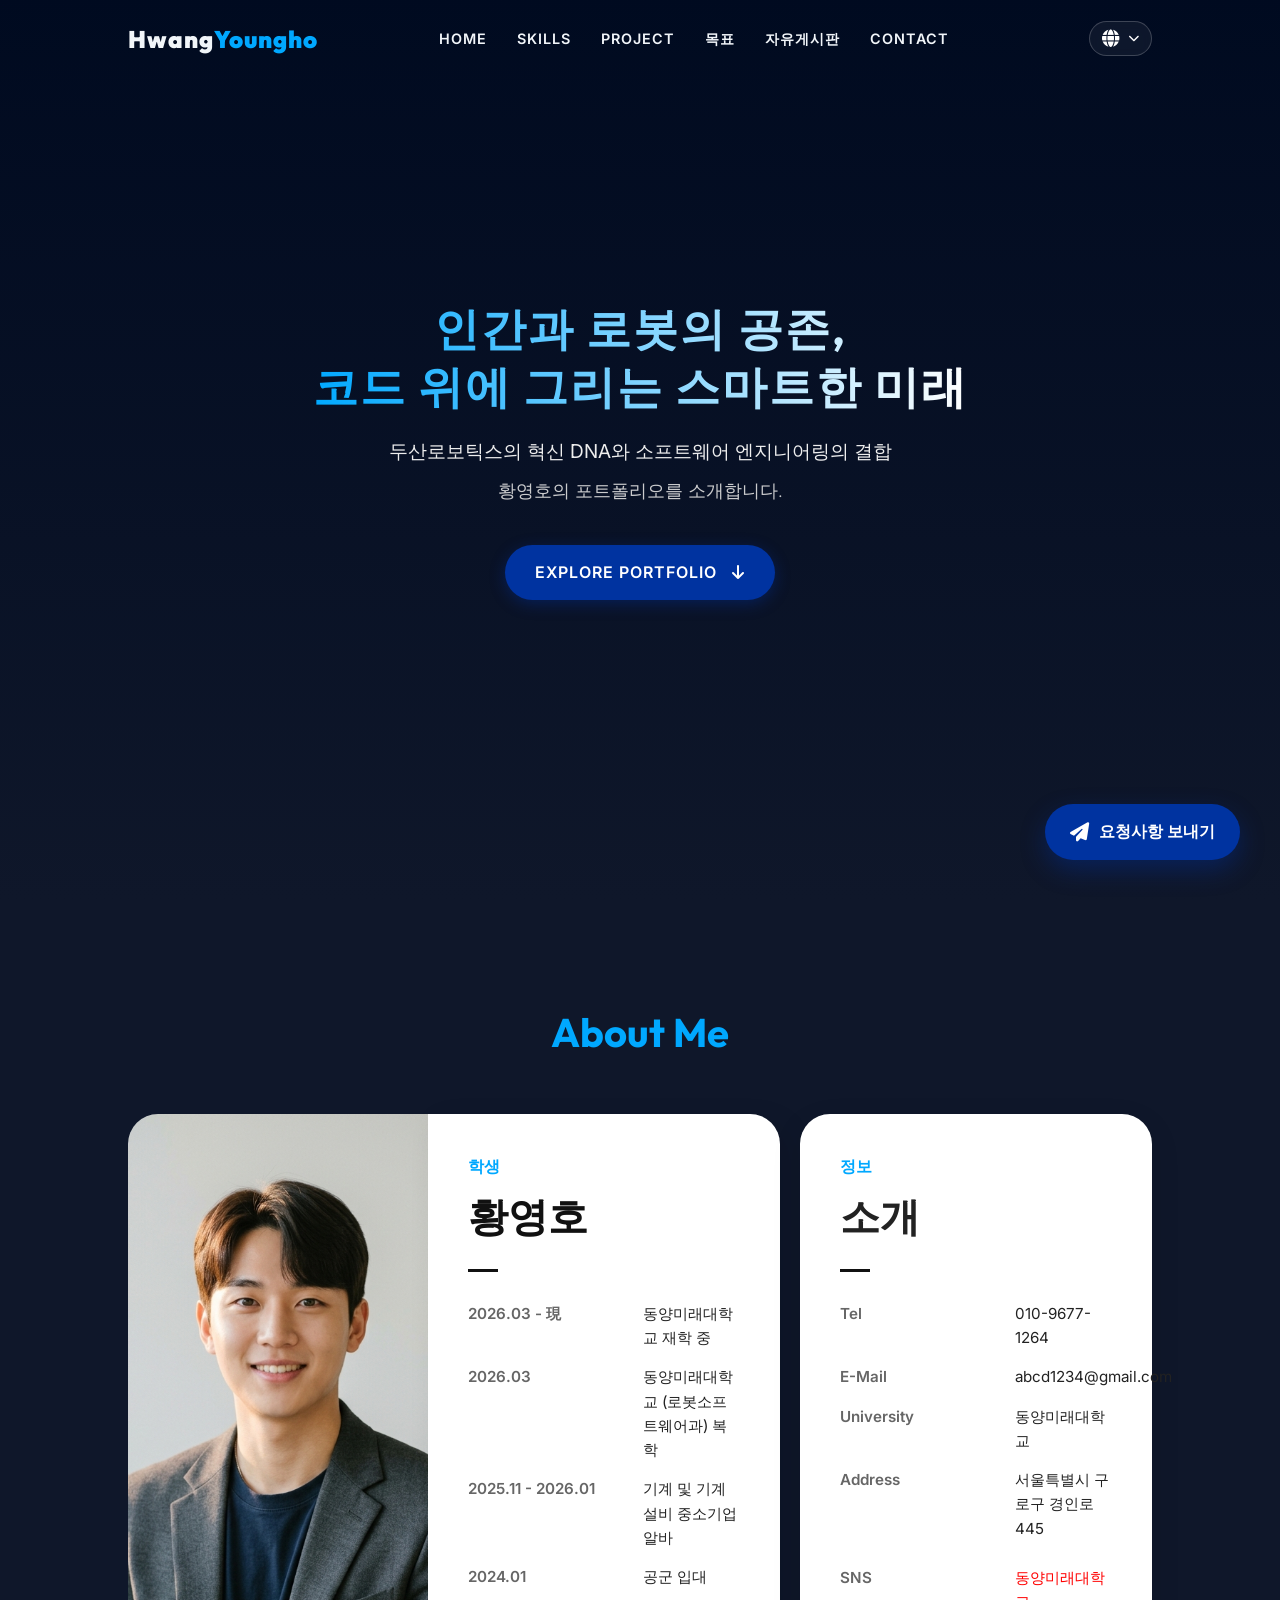
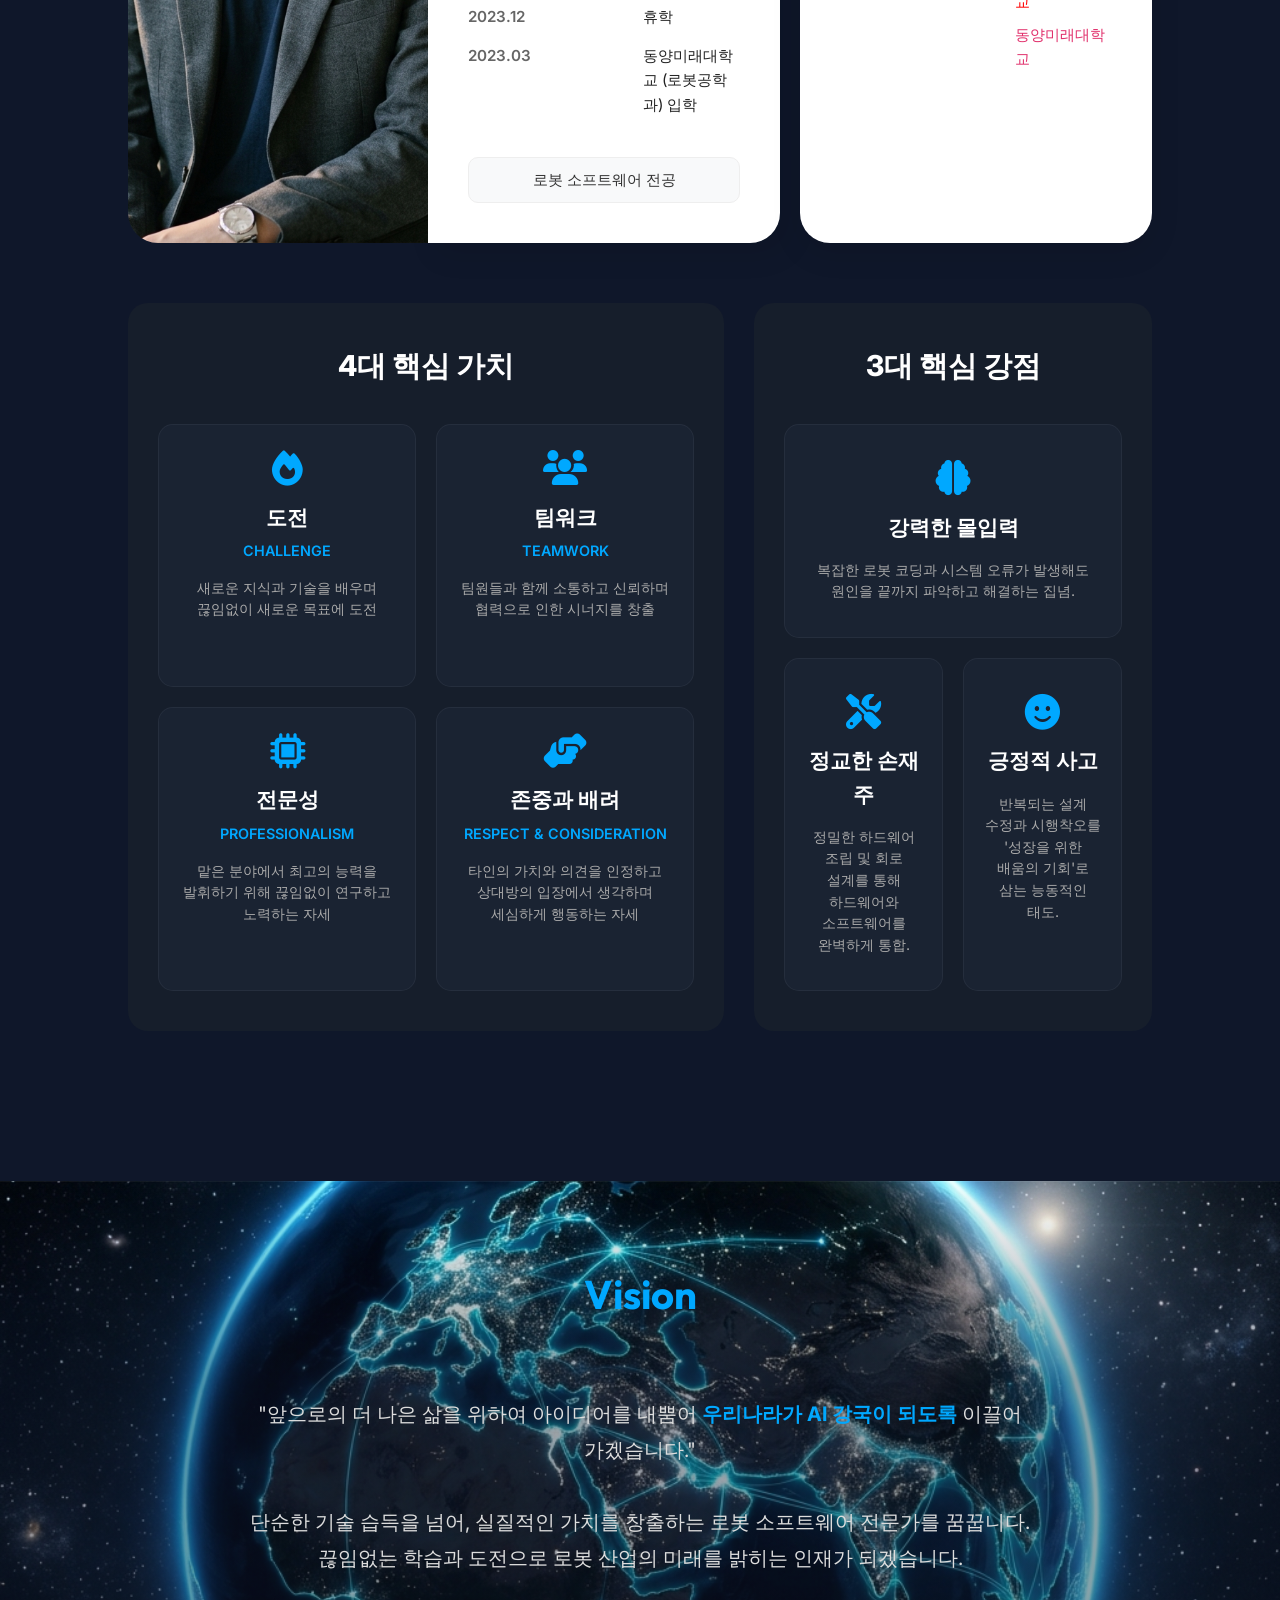
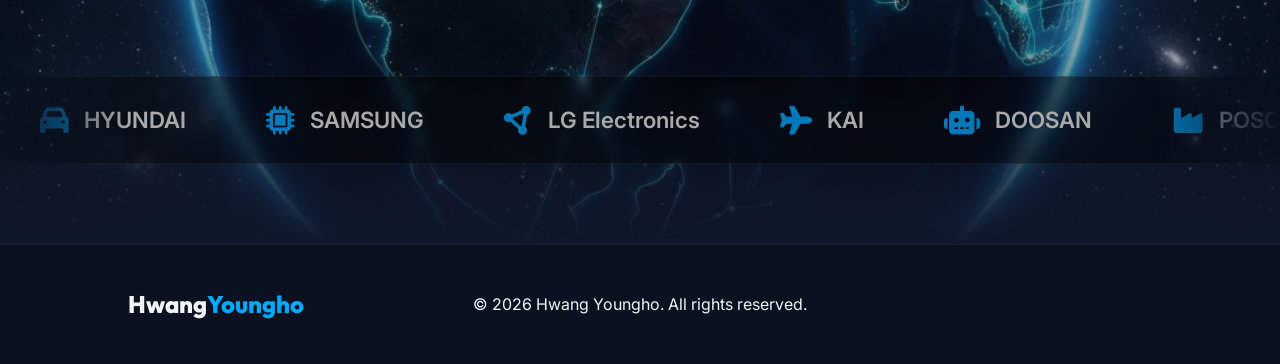
<file: index.html>
<!DOCTYPE html>
<html lang="ko">
<head>
    <meta charset="UTF-8">
    <meta name="viewport" content="width=device-width, initial-scale=1.0">
    <meta name="description" content="황영호 두산로보틱스 입사 지원 포트폴리오">
    <title data-i18n-title="site_title">황영호 | Doosan Robotics Portfolio</title>
    <link rel="preconnect" href="https://fonts.googleapis.com">
    <link rel="preconnect" href="https://fonts.gstatic.com" crossorigin>
    <link href="https://fonts.googleapis.com/css2?family=Inter:wght@300;400;600;800&family=Outfit:wght@400;700;900&display=swap" rel="stylesheet">
    <link rel="stylesheet" href="https://cdnjs.cloudflare.com/ajax/libs/font-awesome/6.4.0/css/all.min.css">
    <link rel="stylesheet" href="style.css">
    <style>
        /* [기존 스타일 유지] */
        .reveal {
            opacity: 1 !important;
            transform: none !important;
            transition: none !important;
            visibility: visible !important;
        }

        /* [네비게이션 바 수정 부분] */
        .navbar {
            position: fixed;
            top: 0;
            width: 100%;
            z-index: 1000;
            transition: background-color 0.3s ease; /* 배경색 변경 애니메이션 */
            background-color: transparent; /* 초기 상태: 1페이지 투명 */
        }

        /* 스크롤 시 적용될 클래스 (연한 검정색) */
        .navbar.scrolled {
            background-color: rgba(15, 23, 42, 0.9) !important; /* 나머지 페이지: 연한 남색 */
            backdrop-filter: blur(8px); /* 배경 살짝 흐리게 처리 */
        }

        .inner-value-box {
            background: rgba(30, 41, 59, 0.5);
            padding: 25px 20px;
            border-radius: 15px;
            display: flex;
            flex-direction: column;
            align-items: center;
            justify-content: flex-start;
            transition: all 0.35s cubic-bezier(0.25, 1, 0.5, 1);
            cursor: pointer;
            border: 1px solid rgba(255, 255, 255, 0.05);
            position: relative;
            overflow: hidden;
            box-sizing: border-box;
        }

        .dual-section-wrapper > div:first-child .inner-value-box {
            min-height: 200px; 
        }

        .dual-section-wrapper > div:last-child .inner-value-box {
            min-height: 245px; 
            padding: 35px 20px;
        }

        .full-width-box { 
            grid-column: span 2; 
            min-height: 160px !important; 
        }

        .inner-value-box:hover {
            transform: translateY(-12px);
            background: #1e293b;
            border-color: #00a8ff;
            box-shadow: 0 20px 40px rgba(0, 168, 255, 0.25);
        }

        .inner-value-box:hover i {
            transform: scale(1.2) rotate(5deg);
            color: #ffffff !important;
            transition: all 0.3s ease;
        }

        .inner-value-box:hover h4 {
            color: #00a8ff !important;
            transition: color 0.3s ease;
        }

        .dual-section-wrapper { 
            display: grid; 
            grid-template-columns: 1.2fr 0.8fr; 
            gap: 30px; 
            margin-top: 60px; 
            align-items: stretch; 
        }

        .profile-triple-wrapper { display: flex; gap: 0px; align-items: stretch; flex-wrap: wrap; }
        .profile-left-box { width: 300px; flex-shrink: 0; }
        .profile-img-sticky { width: 100%; border-radius: 30px 0 0 30px; object-fit: cover; height: 100%; }
        .profile-independent-card {
            flex: 1; min-width: 350px; background: #ffffff; padding: 40px;
            border-radius: 30px; box-shadow: 0 10px 30px rgba(0, 0, 0, 0.1);
            color: #333; position: relative; z-index: 1;
        }
        .card-stick-left { border-radius: 0 30px 30px 0; box-shadow: 10px 10px 30px rgba(0, 0, 0, 0.1); }
        .profile-triple-wrapper .profile-independent-card:last-child { margin-left: 20px; border-radius: 30px; }
        .sns-link { text-decoration: none; display: block; margin-bottom: 8px; font-size: 0.95rem; transition: opacity 0.2s; }
        .sns-link:hover { opacity: 0.7; }

        .outer-container-card { background: #161e2b; padding: 40px 30px; border-radius: 20px; text-align: center; display: flex; flex-direction: column; height: 100%; }
        .outer-container-card h3 { color: #fff; font-size: 1.8rem; margin-bottom: 35px; font-weight: 800; }
        .inner-content-grid { display: grid; grid-template-columns: 1fr 1fr; gap: 20px; flex-grow: 1; }
        
        .inner-value-box i { font-size: 2.2rem; color: #00a8ff; margin-bottom: 15px; }
        .inner-value-box h4 { color: #fff; font-size: 1.3rem; margin-bottom: 5px; font-weight: 700; }
        .inner-value-box .eng-sub { color: #00a8ff; font-size: 0.9rem; font-weight: 600; margin-bottom: 15px; text-transform: uppercase; }
        .inner-value-box p { color: #aaa; font-size: 0.9rem; line-height: 1.5; word-break: keep-all; margin: 0; }

        /* [추가된 소개 문구 스타일] */
        .intro-text-box {
            max-width: 900px;
            margin: 0 auto;
            text-align: center;
            padding: 40px;
            background: transparent;
            border-radius: 20px;
            border: none;
        }

        .intro-text-box p {
            font-size: 1.25rem;
            line-height: 1.8;
            color: #ddd;
            word-break: keep-all;
        }

        .intro-highlight {
            color: #00a8ff;
            font-weight: 700;
        }

        @media (max-width: 1200px) {
            .dual-section-wrapper { grid-template-columns: 1fr; }
            .profile-triple-wrapper { flex-direction: column; }
            .profile-left-box { width: 100%; }
            .profile-img-sticky { border-radius: 30px; }
            .profile-independent-card { min-width: 100%; border-radius: 30px !important; margin-left: 0 !important;}
        }
        @media (max-width: 600px) { .inner-content-grid { grid-template-columns: 1fr; } .full-width-box { grid-column: span 1; } }

        /* =========================================
           Global Partners & Earth Animation
           ========================================= */
        .global-partners-section {
            position: relative;
            padding: 80px 0;
            margin-top: 50px;
            background: url('earth_bg.png') no-repeat center center/cover;
            overflow: hidden;
            display: flex;
            flex-direction: column;
            align-items: center;
            justify-content: center;
            min-height: 480px;
            border-top: 1px solid rgba(255, 255, 255, 0.05);
        }

        .global-partners-section::before {
            content: '';
            position: absolute;
            top: 0; left: 0; width: 100%; height: 100%;
            background: linear-gradient(to bottom, transparent 0%, rgba(15, 23, 42, 0.4) 30%, rgba(15, 23, 42, 0.4) 70%, #0f172a 100%);
            z-index: 1;
        }

        .partners-title {
            position: relative;
            z-index: 2;
            font-size: 2rem;
            color: #fff;
            margin-bottom: 50px;
            font-family: 'Outfit', sans-serif;
            text-shadow: 0 5px 15px rgba(0,0,0,0.8);
            text-align: center;
        }

        .partners-marquee-container {
            position: relative;
            z-index: 2;
            width: 100%;
            overflow: hidden;
            background: rgba(0, 0, 0, 0.4);
            padding: 25px 0;
            backdrop-filter: blur(5px);
            border-top: 1px solid rgba(255,255,255,0.05);
            border-bottom: 1px solid rgba(255,255,255,0.05);
            -webkit-mask-image: linear-gradient(to right, transparent, black 10%, black 90%, transparent);
            mask-image: linear-gradient(to right, transparent, black 10%, black 90%, transparent);
        }

        .partners-marquee-track {
            display: flex;
            width: fit-content;
            animation: marqueeScroll 25s linear infinite;
        }

        @keyframes marqueeScroll {
            0% { transform: translateX(0); }
            100% { transform: translateX(-50%); } 
        }

        .partner-logo {
            flex-shrink: 0;
            display: flex;
            align-items: center;
            justify-content: center;
            gap: 15px;
            padding: 0 40px;
            font-size: 1.4rem;
            color: #aaa;
            font-family: 'Inter', sans-serif;
            font-weight: 600;
            transition: color 0.3s ease;
        }

        .partner-logo i {
            font-size: 1.8rem;
            color: rgba(0, 168, 255, 0.7);
        }

        .partner-logo:hover {
            color: #fff;
        }
        .partner-logo:hover i {
            color: #00a8ff;
        }

        /* Floating Request Button */
        .floating-request-btn {
            position: fixed;
            bottom: 40px;
            right: 40px;
            z-index: 999;
            background: var(--primary-color);
            color: #fff;
            padding: 15px 25px;
            border-radius: 50px;
            font-weight: 700;
            box-shadow: 0 10px 25px rgba(0, 51, 160, 0.4);
            display: flex;
            align-items: center;
            gap: 10px;
            transition: all 0.3s cubic-bezier(0.175, 0.885, 0.32, 1.275);
            text-decoration: none;
        }

        .floating-request-btn:hover {
            transform: scale(1.1) translateY(-5px);
            background: var(--accent-color);
            box-shadow: 0 15px 35px rgba(0, 168, 255, 0.5);
            color: #fff;
        }

        .floating-request-btn i {
            font-size: 1.2rem;
        }

        @media (max-width: 768px) {
            .floating-request-btn {
                bottom: 20px;
                right: 20px;
                padding: 12px 20px;
                font-size: 0.9rem;
            }
        }
    </style>
</head>
<body>

    <header class="navbar" id="mainNavbar">
        <div class="nav-container">
            <h1 class="nav-logo" style="cursor: pointer;" onclick="location.href='index.html'" data-i18n="logo">Hwang<span>Youngho</span></h1>
            <nav>
                <ul class="nav-links">
                    <li><a href="#hero" data-i18n="nav.home">Home</a></li>
                    <li><a href="skills.html" data-i18n="nav.skills">Skills</a>
                        <div class="dropdown-content">
                            <a href="skills.html#top" data-i18n="skills.dropdown.main">Technical Skills</a>
                            <a href="skills.html#roadmap" data-i18n="skills.dropdown.roadmap">Academic Roadmap</a>
                            <a href="skills.html#learning-section" data-i18n="skills.dropdown.learning">Currently Learning</a>
                        </div>
                    </li>
                    <li><a href="project.html" data-i18n="nav.project">Project</a></li>
                    <li><a href="why-doosan.html" data-i18n="nav.whyDoosan">목표</a>
                        <div class="dropdown-content">
                            <a href="why-doosan.html#step1" data-i18n="whyDoosan.dropdown.step1">두산로보틱스</a>
                            <a href="why-doosan.html#step2" data-i18n="whyDoosan.dropdown.step2">글로벌</a>
                            <a href="why-doosan.html#step3" data-i18n="whyDoosan.dropdown.step3">나의 역할</a>
                            <a href="why-doosan.html#step4" data-i18n="whyDoosan.dropdown.step4">목표</a>
                        </div>
                    </li>
                    <li><a href="board.html" data-i18n="nav.board">자유게시판</a></li>
                    <li><a href="contact.html" data-i18n="nav.contact">Contact</a></li>
                </ul>
            </nav>
        </div>
    </header>

    <section id="hero" class="hero">
        <!-- 메인 배경 비디오 (로봇/AI MP4) -->
        <video autoplay muted loop playsinline class="hero-video">
            <source src="https://cdn.pixabay.com/video/2023/04/29/160974-822391309_large.mp4" type="video/mp4">
        </video>
        <!-- AI 파티클 레이어 -->
        <div id="particles-js" style="position: absolute; width: 100%; height: 100%; top: 0; left: 0; z-index: 1; pointer-events: none;"></div>
        <div class="hero-overlay"></div>
        <div class="hero-content">

            <div class="slogan-container reveal">
                <h3 class="gradient-text doosan-slogan" data-i18n="hero.motto" style="font-size: 2.8rem; line-height: 1.3;">인간과 로봇의 공존,<br>코드 위에 그리는 스마트한 미래</h3>
                <h4 class="sub-slogan" data-i18n="hero.slogan" style="margin-top: 20px; font-size: 1.2rem; color: #eee;">두산로보틱스의 혁신 DNA와 소프트웨어 엔지니어링의 결합</h4>
                <p class="kor-slogan" data-i18n="hero.desc" style="font-size: 1.1rem; opacity: 0.9;">황영호의 포트폴리오를 소개합니다.</p>
            </div>
            <a href="#about" class="btn btn-primary reveal">Explore Portfolio <i class="fa-solid fa-arrow-down"></i></a>
        </div>
    </section>

    <section id="about" class="section about-section">
        <h2 class="section-title reveal" data-i18n="about.title">About Me</h2>
        
        <div class="profile-triple-wrapper reveal">
            <div class="profile-left-box">
                <img src="student-profile.png" alt="황영호 학생 프로필" class="profile-img profile-img-sticky" data-i18n="about.profile_alt">
            </div>

            <div class="profile-independent-card card-stick-left">
                <div class="profile-header"><span class="profile-role" data-i18n="about.role_student" style="color:#00a8ff; font-weight:800;">학생</span><h2 class="profile-name" data-i18n="about.name">황영호</h2></div>
                <hr class="profile-divider">
                <div class="experience-list">
                    <div class="exp-row"><div class="exp-date" data-i18n="about.exp_current">2026.03 - 現</div><div class="exp-desc" data-i18n="about.exp_enrolled">동양미래대학교 재학 중</div></div>
                    <div class="exp-row"><div class="exp-date">2026.03</div><div class="exp-desc" data-i18n="about.exp_return">동양미래대학교 (로봇소프트웨어과) 복학</div></div>
                    <div class="exp-row"><div class="exp-date">2025.11 - 2026.01</div><div class="exp-desc" data-i18n="about.exp_parttime">기계 및 기계설비 중소기업 알바</div></div>
                    <div class="exp-row"><div class="exp-date">2024.01</div><div class="exp-desc" data-i18n="about.exp_military">공군 입대</div></div>
                    <div class="exp-row"><div class="exp-date">2023.12</div><div class="exp-desc" data-i18n="about.exp_leave">휴학</div></div>
                    <div class="exp-row"><div class="exp-date">2023.03</div><div class="exp-desc" data-i18n="about.exp_entry">동양미래대학교 (로봇공학과) 입학</div></div>
                </div>
                <p class="exp-major" data-i18n="skills.major_badge" style="margin-top: 25px; background: #f8f9fa; color: #333; padding: 10px; border-radius: 10px; text-align: center; border: 1px solid #eee;">로봇 소프트웨어 전공</p>
            </div>

            <div class="profile-independent-card">
                <div class="profile-header"><span class="profile-role" data-i18n="about.role_info" style="color:#00a8ff; font-weight:800;">정보</span><h2 class="profile-name" data-i18n="about.intro_title" style="color: #222;">소개</h2></div>
                <hr class="profile-divider">
                <div class="experience-list">
                    <div class="exp-row"><div class="exp-date">Tel</div><div class="exp-desc">010-9677-1264</div></div>
                    <div class="exp-row"><div class="exp-date">E-Mail</div><div class="exp-desc">abcd1234@gmail.com</div></div>
                    <div class="exp-row"><div class="exp-date">University</div><div class="exp-desc" data-i18n="about.uni_name">동양미래대학교</div></div>
                    <div class="exp-row"><div class="exp-date">Address</div><div class="exp-desc" data-i18n="about.address_val">서울특별시 구로구 경인로 445</div></div>
                    <div class="exp-row" style="margin-top: 10px;">
                        <div class="exp-date">SNS</div>
                        <div class="exp-desc">
                            <a href="https://www.youtube.com/@dmu.official" target="_blank" class="sns-link" style="color: #FF0000;" data-i18n="about.sns_name"><i class="fa-brands fa-youtube"></i> 동양미래대학교</a>
                            <a href="https://www.instagram.com/dmu.official/" target="_blank" class="sns-link" style="color: #E1306C;" data-i18n="about.sns_name"><i class="fa-brands fa-instagram"></i> 동양미래대학교</a>
                        </div>
                    </div>
                </div>
            </div>
        </div>

        <div class="dual-section-wrapper">
            <div class="outer-container-card">
                <h3 data-i18n="values.title">4대 핵심 가치</h3>
                <div class="inner-content-grid">
                    <div class="inner-value-box">
                        <i class="fa-solid fa-fire"></i>
                        <h4 data-i18n="values.challenge">도전</h4><span class="eng-sub">Challenge</span>
                        <p data-i18n="values.challenge_desc">새로운 지식과 기술을 배우며 끊임없이 새로운 목표에 도전</p>
                    </div>
                    <div class="inner-value-box">
                        <i class="fa-solid fa-users"></i>
                        <h4 data-i18n="values.teamwork">팀워크</h4><span class="eng-sub">Teamwork</span>
                        <p data-i18n="values.teamwork_desc">팀원들과 함께 소통하고 신뢰하며 협력으로 인한 시너지를 창출</p>
                    </div>
                    <div class="inner-value-box">
                        <i class="fa-solid fa-microchip"></i>
                        <h4 data-i18n="values.pro">전문성</h4><span class="eng-sub">Professionalism</span>
                        <p data-i18n="values.pro_desc">맡은 분야에서 최고의 능력을 발휘하기 위해 끊임없이 연구하고 노력하는 자세</p>
                    </div>
                    <div class="inner-value-box">
                        <i class="fa-solid fa-handshake-angle"></i>
                        <h4 data-i18n="values.respect">존중과 배려</h4><span class="eng-sub" data-i18n="values.respect_en">Respect & Consideration</span>
                        <p data-i18n="values.respect_desc">타인의 가치와 의견을 인정하고 상대방의 입장에서 생각하며 세심하게 행동하는 자세</p>
                    </div>
                </div>
            </div>

            <div class="outer-container-card">
                <h3 data-i18n="strengths.title">3대 핵심 강점</h3>
                <div class="inner-content-grid">
                    <div class="inner-value-box full-width-box">
                        <i class="fa-solid fa-brain"></i>
                        <h4 data-i18n="strengths.focus">강력한 몰입력</h4>
                        <p data-i18n="strengths.focus_desc" style="margin-top:10px;">복잡한 로봇 코딩과 시스템 오류가 발생해도 원인을 끝까지 파악하고 해결하는 집념.</p>
                    </div>
                    <div class="inner-value-box">
                        <i class="fa-solid fa-screwdriver-wrench"></i>
                        <h4 data-i18n="strengths.craft">정교한 손재주</h4>
                        <p data-i18n="strengths.craft_desc" style="margin-top:10px;">정밀한 하드웨어 조립 및 회로 설계를 통해 하드웨어와 소프트웨어를 완벽하게 통합.</p>
                    </div>
                    <div class="inner-value-box">
                        <i class="fa-solid fa-face-smile"></i>
                        <h4 data-i18n="strengths.positive">긍정적 사고</h4>
                        <p data-i18n="strengths.positive_desc" style="margin-top:10px;">반복되는 설계 수정과 시행착오를 '성장을 위한 배움의 기회'로 삼는 능동적인 태도.</p>
                    </div>
                </div>
            </div>
        </div>
    </section>

    <!-- 통합된 Vision & Mission 및 파트너 섹션 -->
    <section id="skills" class="global-partners-section">
        <div class="vision-mission-content reveal" style="position: relative; z-index: 2; margin-bottom: 60px; text-align: center; width: 100%;">
            <h2 class="section-title" data-i18n="vision.title" style="margin-bottom: 30px;">Vision</h2>
            <div class="intro-text-box" style="margin: 0 auto;">
                <p data-i18n="vision.text">
                    "앞으로의 더 나은 삶을 위하여 아이디어를 내뿜어 <span class="intro-highlight">우리나라가 AI 강국이 되도록</span> 이끌어 가겠습니다."<br><br>
                    단순한 기술 습득을 넘어, 실질적인 가치를 창출하는 로봇 소프트웨어 전문가를 꿈꿉니다. 
                    끊임없는 학습과 도전으로 로봇 산업의 미래를 밝히는 인재가 되겠습니다.
                </p>
            </div>
        </div>

        <div class="partners-marquee-container reveal">
            <div class="partners-marquee-track">
                <!-- Group 1 -->
                <div class="partner-logo"><i class="fa-solid fa-car"></i> HYUNDAI</div>
                <div class="partner-logo"><i class="fa-solid fa-microchip"></i> SAMSUNG</div>
                <div class="partner-logo"><i class="fa-solid fa-circle-nodes"></i> LG Electronics</div>
                <div class="partner-logo"><i class="fa-solid fa-plane"></i> KAI</div>
                <div class="partner-logo"><i class="fa-solid fa-robot"></i> DOOSAN</div>
                <div class="partner-logo"><i class="fa-solid fa-industry"></i> POSCO</div>
                <div class="partner-logo"><i class="fa-solid fa-bolt"></i> SK On</div>
                <!-- Group 2 (복제본, 스크롤 무한 루프 구현용) -->
                <div class="partner-logo"><i class="fa-solid fa-car"></i> HYUNDAI</div>
                <div class="partner-logo"><i class="fa-solid fa-microchip"></i> SAMSUNG</div>
                <div class="partner-logo"><i class="fa-solid fa-circle-nodes"></i> LG Electronics</div>
                <div class="partner-logo"><i class="fa-solid fa-plane"></i> KAI</div>
                <div class="partner-logo"><i class="fa-solid fa-robot"></i> DOOSAN</div>
                <div class="partner-logo"><i class="fa-solid fa-industry"></i> POSCO</div>
                <div class="partner-logo"><i class="fa-solid fa-bolt"></i> SK On</div>
            </div>
        </div>
    </section>

    <a href="contact.html" class="floating-request-btn reveal">
        <i class="fa-solid fa-paper-plane"></i> <span data-i18n="footer.floating">요청사항 보내기</span>
    </a>

    <footer class="footer">
        <div class="footer-content">
            <div class="footer-logo">Hwang<span>Youngho</span></div>
            <p>&copy; 2026 Hwang Youngho. <span data-i18n="footer.rights">All rights reserved.</span></p>
            <div></div> <!-- Spacer for grid -->
        </div>
    </footer>

    <script src="translations.js"></script>
    <script src="i18n.js"></script>
    <script>
        const navbar = document.getElementById('mainNavbar');
        
        window.addEventListener('scroll', () => {
            if (window.scrollY > 50) {
                navbar.classList.add('scrolled');
            } else {
                navbar.classList.remove('scrolled');
            }
        });

        window.addEventListener("load", function() {
            document.querySelectorAll(".reveal").forEach(el => el.classList.add("active"));
        });
    </script>
</body>
</html>
</file>
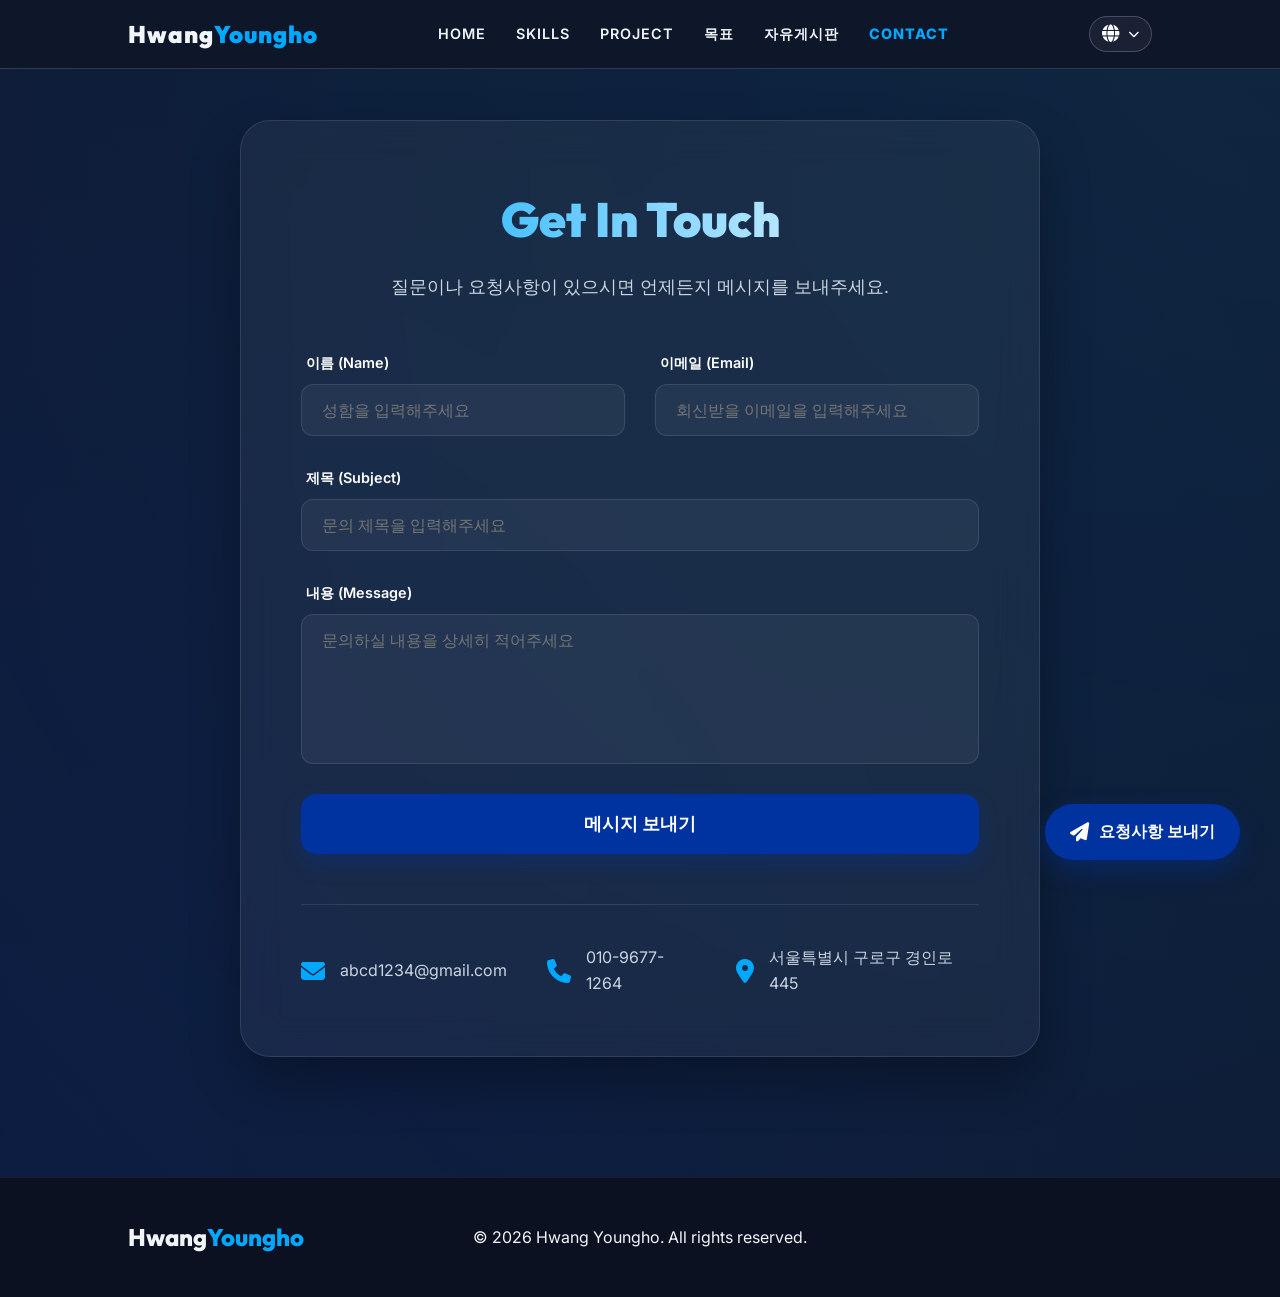
<file: contact.html>
<!DOCTYPE html>
<html lang="ko">
<head>
    <meta charset="UTF-8">
    <meta name="viewport" content="width=device-width, initial-scale=1.0">
    <title>Contact | Hwang Youngho Portfolio</title>
    <link rel="preconnect" href="https://fonts.googleapis.com">
    <link rel="preconnect" href="https://fonts.gstatic.com" crossorigin>
    <link href="https://fonts.googleapis.com/css2?family=Inter:wght@300;400;600;800&family=Outfit:wght@400;700;900&display=swap" rel="stylesheet">
    <link rel="stylesheet" href="https://cdnjs.cloudflare.com/ajax/libs/font-awesome/6.4.0/css/all.min.css">
    <link rel="stylesheet" href="style.css">
    <style>
        .contact-section {
            display: flex;
            align-items: center;
            justify-content: center;
            padding: 120px 20px;
            min-height: 100vh;
            background: radial-gradient(circle at top right, rgba(0, 168, 255, 0.1), transparent),
                        radial-gradient(circle at bottom left, rgba(0, 51, 160, 0.2), transparent);
        }

        .contact-card {
            background: rgba(255, 255, 255, 0.05);
            backdrop-filter: blur(20px);
            border: 1px solid rgba(255, 255, 255, 0.1);
            border-radius: 30px;
            padding: 60px;
            width: 100%;
            max-width: 800px;
            box-shadow: 0 25px 50px rgba(0, 0, 0, 0.3);
            animation: fadeInUp 0.8s ease-out;
        }

        .contact-header {
            text-align: center;
            margin-bottom: 50px;
        }

        .contact-header h2 {
            font-family: 'Outfit', sans-serif;
            font-size: 3rem;
            font-weight: 900;
            margin-bottom: 15px;
            background: linear-gradient(90deg, #00a8ff, #ffffff);
            -webkit-background-clip: text;
            background-clip: text;
            -webkit-text-fill-color: transparent;
            color: transparent;
        }

        .contact-header p {
            color: var(--text-muted);
            font-size: 1.1rem;
        }

        .form-grid {
            display: grid;
            grid-template-columns: 1fr 1fr;
            gap: 30px;
            margin-bottom: 30px;
        }

        .form-group {
            display: flex;
            flex-direction: column;
            gap: 10px;
        }

        .form-group.full-width {
            grid-column: span 2;
        }

        .form-group label {
            font-weight: 600;
            font-size: 0.9rem;
            color: #fff;
            margin-left: 5px;
        }

        .form-control {
            background: rgba(255, 255, 255, 0.05);
            border: 1px solid rgba(255, 255, 255, 0.1);
            border-radius: 12px;
            padding: 15px 20px;
            color: #fff;
            font-family: 'Inter', sans-serif;
            font-size: 1rem;
            transition: all 0.3s ease;
        }

        .form-control:focus {
            outline: none;
            background: rgba(255, 255, 255, 0.08);
            border-color: var(--accent-color);
            box-shadow: 0 0 15px rgba(0, 168, 255, 0.2);
        }

        textarea.form-control {
            min-height: 150px;
            resize: none;
        }

        .submit-btn {
            width: 100%;
            padding: 18px;
            background: var(--primary-color);
            color: #fff;
            border: none;
            border-radius: 15px;
            font-size: 1.1rem;
            font-weight: 700;
            cursor: pointer;
            transition: all 0.3s ease;
            display: flex;
            align-items: center;
            justify-content: center;
            gap: 12px;
            box-shadow: 0 10px 20px rgba(0, 51, 160, 0.3);
        }

        .submit-btn:hover {
            background: var(--accent-color);
            transform: translateY(-3px);
            box-shadow: 0 15px 30px rgba(0, 168, 255, 0.4);
        }

        .submit-btn i {
            font-size: 1.2rem;
        }

        .contact-info-footer {
            margin-top: 50px;
            display: flex;
            justify-content: center;
            gap: 40px;
            border-top: 1px solid rgba(255, 255, 255, 0.1);
            padding-top: 40px;
        }

        .info-item {
            display: flex;
            align-items: center;
            gap: 15px;
            color: var(--text-muted);
            transition: color 0.3s ease;
        }

        .info-item i {
            font-size: 1.5rem;
            color: var(--accent-color);
        }

        .info-item:hover {
            color: #fff;
        }

        @media (max-width: 768px) {
            .contact-card { padding: 40px 20px; }
            .form-grid { grid-template-columns: 1fr; }
            .form-group.full-width { grid-column: span 1; }
            .contact-info-footer { flex-direction: column; gap: 20px; align-items: center; }
            .contact-header h2 { font-size: 2.2rem; }
        }

        @keyframes fadeInUp {
            from { opacity: 0; transform: translateY(30px); }
            to { opacity: 1; transform: translateY(0); }
        }
    </style>
</head>
<body>
    <header class="navbar scrolled">
        <div class="nav-container">
            <h1 class="nav-logo" style="cursor: pointer;" onclick="location.href='index.html'" data-i18n="logo">Hwang<span>Youngho</span></h1>
            <nav>
                <ul class="nav-links">
                    <li><a href="index.html" data-i18n="nav.home">Home</a></li>
                    <li><a href="skills.html" data-i18n="nav.skills">Skills</a>
                        <div class="dropdown-content">
                            <a href="skills.html#top" data-i18n="skills.dropdown.main">Technical Skills</a>
                            <a href="skills.html#roadmap" data-i18n="skills.dropdown.roadmap">Academic Roadmap</a>
                            <a href="skills.html#learning-section" data-i18n="skills.dropdown.learning">Currently Learning</a>
                        </div>
                    </li>
                    <li><a href="project.html" data-i18n="nav.project">Project</a></li>
                    <li>
                        <a href="why-doosan.html" data-i18n="nav.whyDoosan">Why Doosan</a>
                        <div class="dropdown-content">
                            <a href="why-doosan.html#step1" data-i18n="whyDoosan.dropdown.step1">두산로보틱스</a>
                            <a href="why-doosan.html#step2" data-i18n="whyDoosan.dropdown.step2">글로벌</a>
                            <a href="why-doosan.html#step3" data-i18n="whyDoosan.dropdown.step3">나의 역할</a>
                            <a href="why-doosan.html#step4" data-i18n="whyDoosan.dropdown.step4">목표</a>
                        </div>
                    </li>
                    <li><a href="board.html" data-i18n="nav.board">자유게시판</a></li>
                    <li><a href="contact.html" style="color: #00a8ff; font-weight: 800;" data-i18n="nav.contact">Contact</a></li>
                </ul>
            </nav>
        </div>
    </header>

    <section class="contact-section">
        <div class="contact-card">
            <div class="contact-header">
                <h2 data-i18n="contact.title">Get In Touch</h2>
                <p data-i18n="contact.subtitle">질문이나 요청사항이 있으시면 언제든지 메시지를 보내주세요.</p>
            </div>

            <form id="contactForm">
                <div class="form-grid">
                    <div class="form-group">
                        <label for="name" data-i18n="contact.name">이름 (Name)</label>
                        <input type="text" id="name" class="form-control" data-i18n="contact.name_ph" placeholder="성함을 입력해주세요" required>
                    </div>
                    <div class="form-group">
                        <label for="email" data-i18n="contact.email">이메일 (Email)</label>
                        <input type="email" id="email" class="form-control" data-i18n="contact.email_ph" placeholder="회신받을 이메일을 입력해주세요" required>
                    </div>
                    <div class="form-group full-width">
                        <label for="subject" data-i18n="contact.subject">제목 (Subject)</label>
                        <input type="text" id="subject" class="form-control" data-i18n="contact.subject_ph" placeholder="문의 제목을 입력해주세요" required>
                    </div>
                    <div class="form-group full-width">
                        <label for="message" data-i18n="contact.message">내용 (Message)</label>
                        <textarea id="message" class="form-control" data-i18n="contact.message_ph" placeholder="문의하실 내용을 상세히 적어주세요" required></textarea>
                    </div>
                </div>
                <button type="submit" class="submit-btn" data-i18n="contact.send">
                    <i class="fa-solid fa-paper-plane"></i> 메시지 보내기
                </button>
            </form>

            <div class="contact-info-footer">
                <div class="info-item">
                    <i class="fa-solid fa-envelope"></i>
                    <span>abcd1234@gmail.com</span>
                </div>
                <div class="info-item">
                    <i class="fa-solid fa-phone"></i>
                    <span>010-9677-1264</span>
                </div>
                <div class="info-item">
                    <i class="fa-solid fa-location-dot"></i>
                    <span data-i18n="about.address_val">서울특별시 구로구</span>
                </div>
            </div>
        </div>
    </section>

    <a href="contact.html" class="floating-request-btn reveal">
        <i class="fa-solid fa-paper-plane"></i> <span data-i18n="footer.floating">요청사항 보내기</span>
    </a>

    <footer class="footer">
        <div class="footer-content">
            <div class="footer-logo">Hwang<span>Youngho</span></div>
            <p>&copy; 2026 Hwang Youngho. <span data-i18n="footer.rights">All rights reserved.</span></p>
            <div></div> <!-- Spacer for grid -->
        </div>
    </footer>

    <script src="translations.js"></script>
    <script src="i18n.js"></script>
    <script>
        window.addEventListener("load", function() {
            document.querySelectorAll(".reveal").forEach(el => el.classList.add("active"));
        });
    </script>
    <script>
        document.getElementById('contactForm').addEventListener('submit', function(e) {
            e.preventDefault();
            
            const name = document.getElementById('name').value;
            const email = document.getElementById('email').value;
            const subject = document.getElementById('subject').value;
            const message = document.getElementById('message').value;
            
            // mailto 링크 생성
            const mailtoLink = `mailto:abcd1234@gmail.com?subject=${encodeURIComponent(subject)}&body=${encodeURIComponent("이름: " + name + "\n이메일: " + email + "\n\n내용:\n" + message)}`;
            
            // 이메일 클라이언트 열기
            window.location.href = mailtoLink;
            
            alert('이메일 클라이언트가 실행됩니다. 메시지를 전송해주세요!');
        });
    </script>
</body>
</html>
</file>
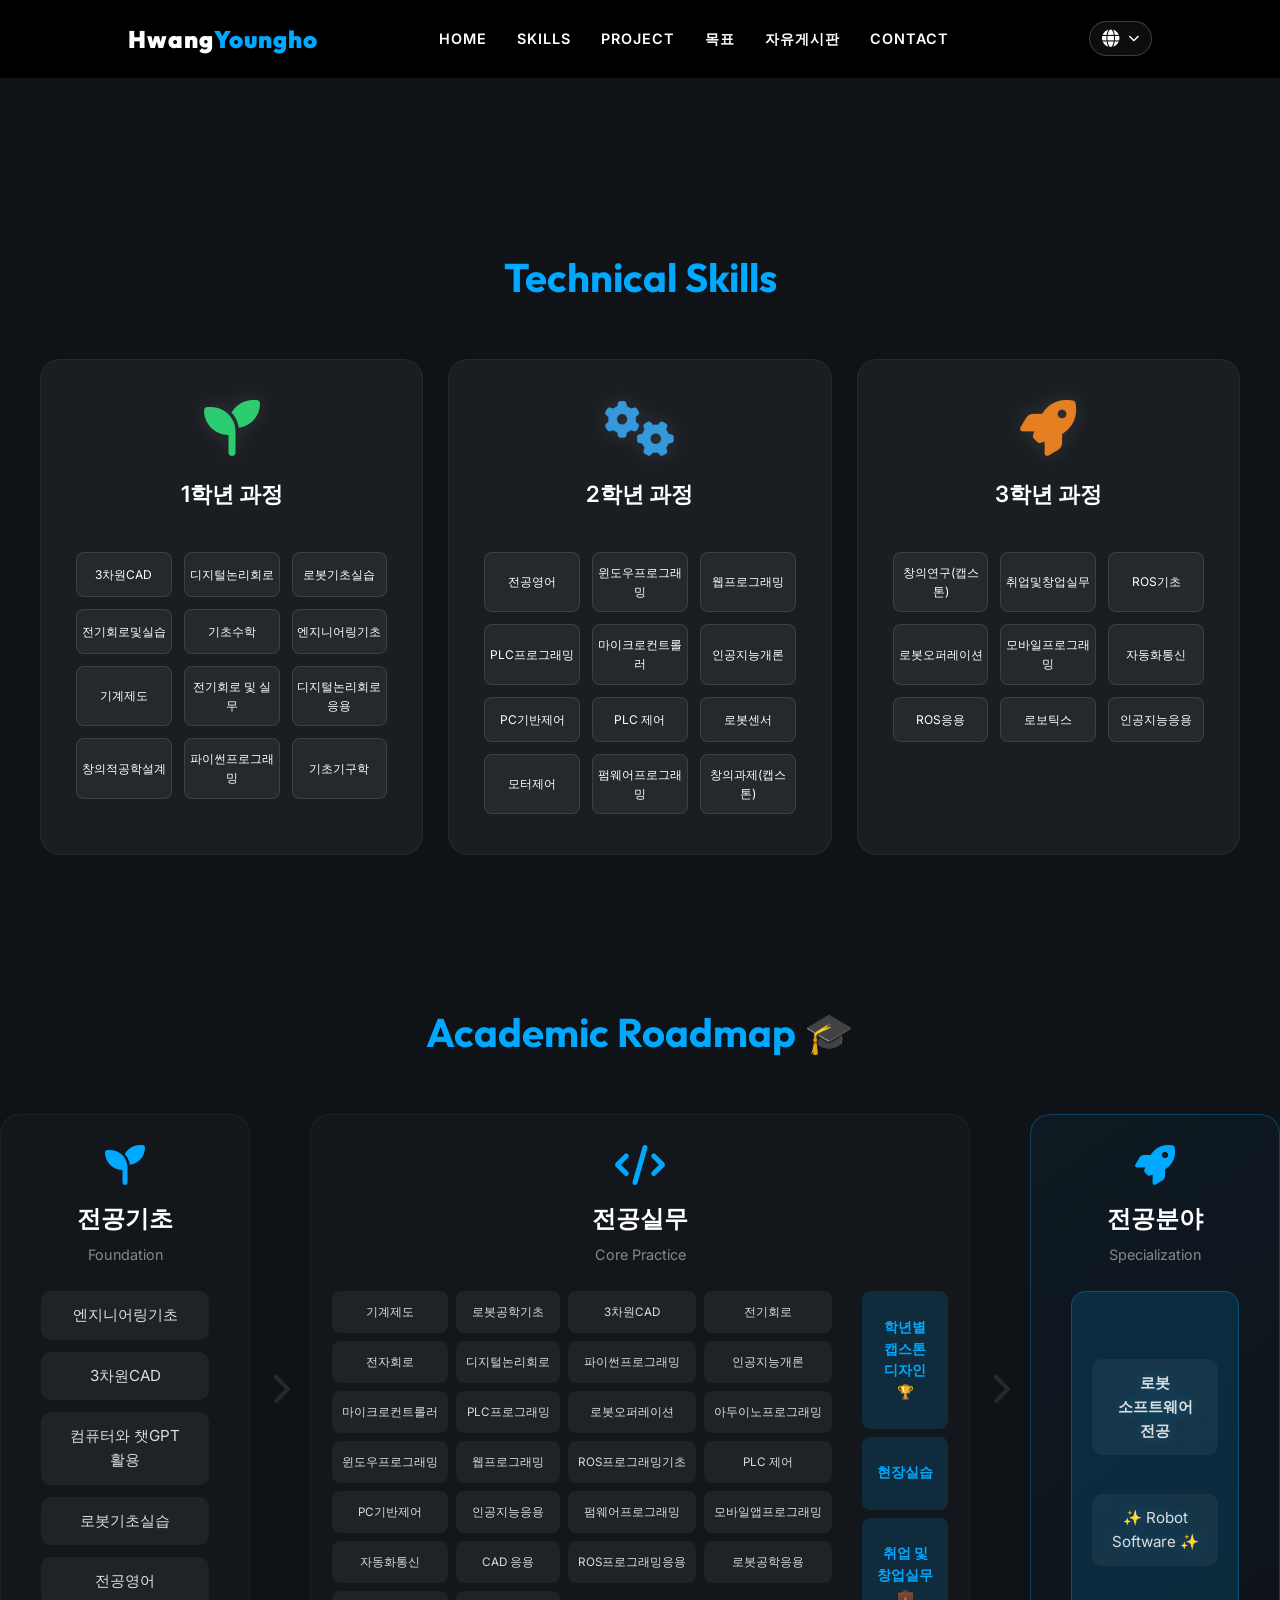
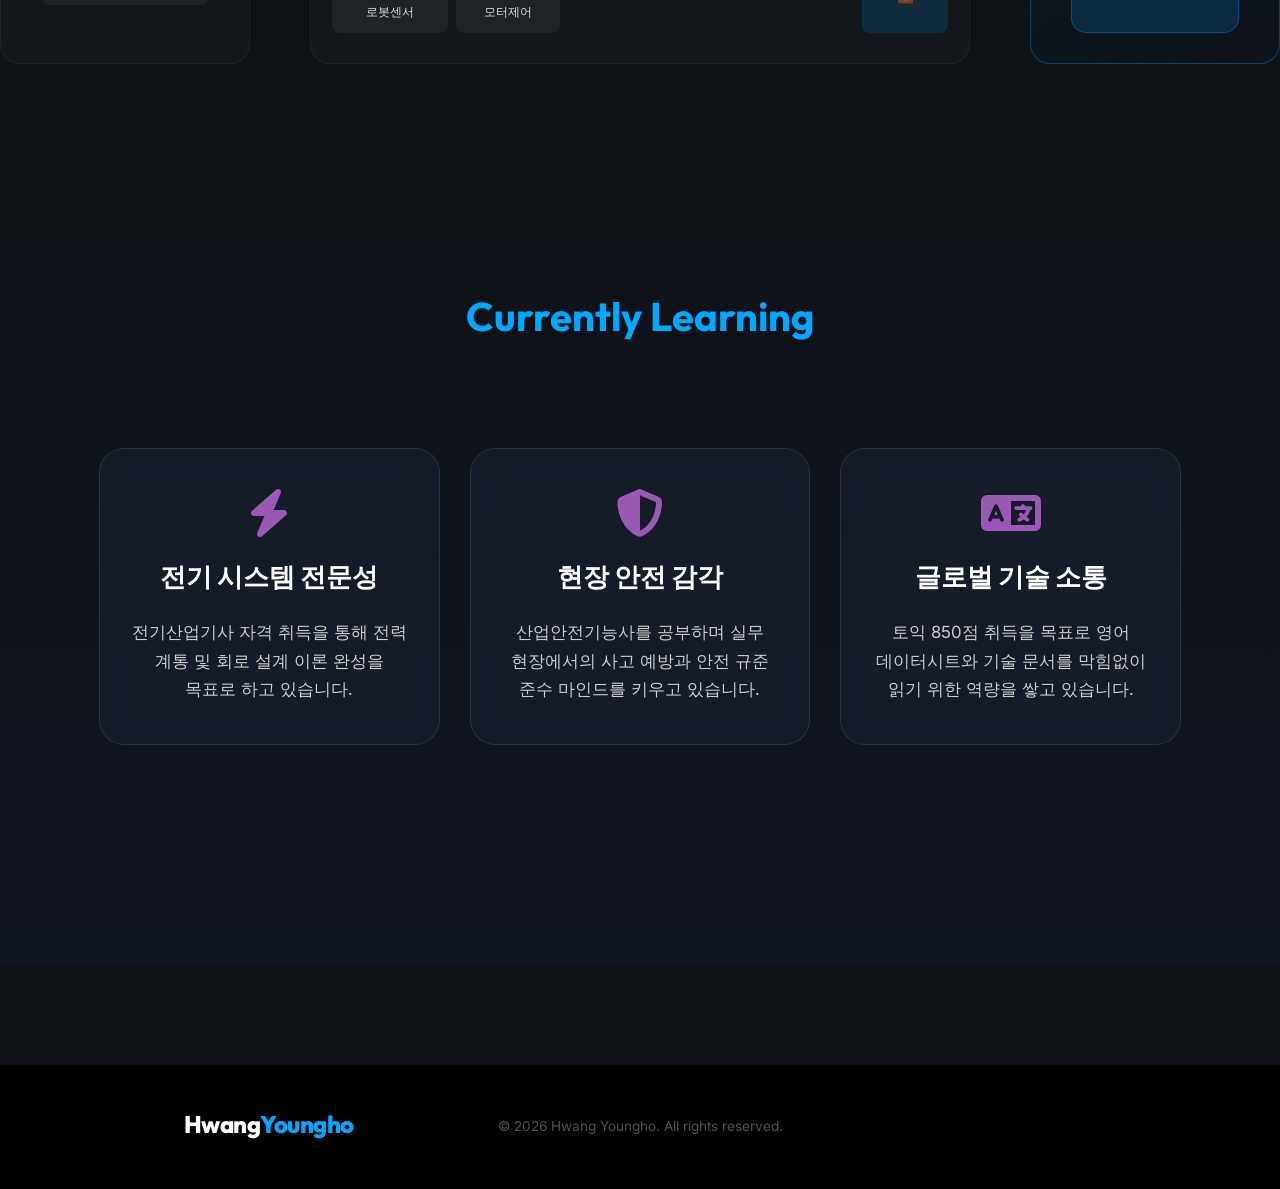
<file: skills.html>
<!DOCTYPE html>
<html lang="ko">
<head>
    <meta charset="UTF-8">
    <meta name="viewport" content="width=device-width, initial-scale=1.0">
    <title data-i18n-title="site_title">Skills | 황영호 포트폴리오</title>
    <link rel="preconnect" href="https://fonts.googleapis.com">
    <link rel="preconnect" href="https://fonts.gstatic.com" crossorigin>
    <link href="https://fonts.googleapis.com/css2?family=Inter:wght@300;400;600;800&family=Outfit:wght@400;700;900&display=swap" rel="stylesheet">
    <link rel="stylesheet" href="https://cdnjs.cloudflare.com/ajax/libs/font-awesome/6.4.0/css/all.min.css">
    <link rel="stylesheet" href="style.css">
    <style>
        /* 네비게이션 스타일 */
        .navbar {
            position: fixed;
            top: 0;
            width: 100%;
            z-index: 1000;
            background-color: rgba(0, 0, 0, 0.95) !important;
            backdrop-filter: blur(4px);
            transition: background-color 0.3s ease;
        }
        
        body {
            background-color: #0f1216;
            color: #fff;
            padding-top: 100px;
            margin: 0;
        }

        .skills-container {
            max-width: 1400px; 
            margin: 0 auto;
            padding: 60px 20px;
            min-height: 100vh;
            scroll-margin-top: 80px;
            display: flex;
            flex-direction: column;
            justify-content: center;
            align-items: center;
            width: 100%;
            box-sizing: border-box;
        }

        .section-title {
            text-align: center;
            font-size: 2.5rem;
            margin-bottom: 50px;
            font-family: 'Outfit', sans-serif;
            width: 100%;
        }

        .skills-grid-wrapper {
            display: grid;
            grid-template-columns: repeat(auto-fit, minmax(250px, 1fr));
            gap: 25px;
        }

        .skill-box {
            background: #1a1e23;
            padding: 40px 25px; /* 내부 가로 패딩을 조절하여 공간 확보 */
            border-radius: 20px;
            text-align: center;
            border: 1px solid rgba(255, 255, 255, 0.05);
            transition: all 0.3s ease;
            overflow: hidden; /* 틀 밖으로 나가지 않도록 설정 */
            display: flex;
            flex-direction: column;
            align-items: center;
        }

        .skill-box:hover {
            transform: translateY(-10px);
            border-color: #00a8ff;
            box-shadow: 0 15px 30px rgba(0, 168, 255, 0.1);
        }

        .skill-icon {
            font-size: 3.5rem;
            margin-bottom: 20px;
        }

        .skill-box h4 {
            font-size: 1.4rem;
            margin-bottom: 15px;
            color: #fff;
        }

        .skill-box p {
            color: #aaa;
            font-size: 0.95rem;
            line-height: 1.6;
        }

        /* [추가] 학년별 과목 그리드 스타일 */
        .grade-subjects-grid {
            display: grid;
            grid-template-columns: repeat(3, minmax(0, 1fr));
            gap: 12px;
            margin: 25px auto 0 auto;
            width: 94%;
        }

        .grade-subjects-grid span {
            background: rgba(255, 255, 255, 0.05);
            padding: 10px 4px;
            border-radius: 8px;
            font-size: 0.75rem; /* 살짝 줄여서 오버플로우 방지 */
            color: #fff;
            text-align: center;
            border: 1px solid rgba(255, 255, 255, 0.1);
            transition: all 0.2s;
            display: flex;
            align-items: center;
            justify-content: center;
            overflow-wrap: anywhere; /* 긴 단어 줄바꿈 허용 */
            white-space: normal; /* 틀 안에서 줄바꿈이 일어날 수 있게 허용 */
            min-height: 45px;
            width: 100%;
            box-sizing: border-box;
        }

        .grade-subjects-grid span:hover {
            background: rgba(0, 168, 255, 0.1);
            border-color: #00a8ff;
            color: #fff;
        }

        /* ------------------------------------------------------
           [진짜 최종] 검은색 높이와 글씨 크기를 슬림하게 조정한 푸터
        --------------------------------------------------------- */
        .footer {
            margin-top: 100px;           /* 본문과의 적절한 거리 */
            padding: 40px 0;             /* 높이를 100px에서 40px로 대폭 축소 */
            background-color: #000;      /* 완전한 블랙 배경 */
            text-align: center;
            border-top: 1px solid rgba(255, 255, 255, 0.05);
            width: 100%;
        }

        .footer-content {
            max-width: 1200px;
            margin: 0 auto;
            padding: 0 20px;
        }

        .footer-logo {
            font-family: 'Outfit', sans-serif;
            font-size: 1.5rem;           /* 로고 크기를 1.8rem에서 1.5rem으로 슬림화 */
            font-weight: 800;
            margin-bottom: 5px;          /* 로고와 텍스트 사이 간격을 5px로 조밀하게 */
            color: #fff;
            letter-spacing: -0.5px;
        }

        .footer-logo span {
            color: #00a8ff;
        }

        .footer p {
            color: #666;                 /* 메인 페이지 특유의 연한 회색 */
            font-size: 0.85rem;          /* 카피라이트 크기를 더 정갈하게 축소 */
            font-family: 'Inter', sans-serif;
            font-weight: 400;
            margin: 0;
            opacity: 0.8;
        }

        /* 로드맵 스타일 */
        .roadmap-container {
            max-width: 1750px; 
        }

        .roadmap-wrapper {
            display: flex;
            align-items: stretch;
            justify-content: space-between;
            gap: 20px;
            flex-wrap: wrap;
        }

        .roadmap-col {
            flex: 1;
            min-width: 250px;
            background: rgba(255, 255, 255, 0.02);
            border: 1px solid rgba(255, 255, 255, 0.05);
            border-radius: 20px;
            padding: 30px 40px; /* 좌우 패딩을 40px로 늘림 */
            position: relative;
            transition: all 0.3s ease;
            display: flex;
            flex-direction: column;
        }

        .roadmap-col.wide-col {
            flex: 3.5;
            min-width: 320px;
            overflow: hidden; /* 틀 밖으로 나가지 않도록 설정 */
        }

        .practice-container {
            display: flex;
            align-items: stretch;
            justify-content: center; /* 가운데 정렬로 밸런스 유지 */
            gap: 30px; /* 사이 간격을 넓게 조정 */
            flex-grow: 1;
            padding: 0 40px; /* 양옆 여백을 동일하게 넉넉히 부여 */
            width: 100%;
            box-sizing: border-box;
        }

        .practice-items {
            display: grid;
            grid-template-columns: repeat(4, 1fr);
            gap: 8px;
            /* flex-grow: 1; 을 제거하여 중앙 배치가 가능하게 함 */
        }

        .practice-items span {
            background: rgba(255, 255, 255, 0.05);
            padding: 8px 10px;
            border-radius: 8px;
            font-size: 0.73rem;
            color: #ddd;
            text-align: center;
            transition: all 0.2s;
            white-space: normal; /* 줄바꿈 허용 고정 */
            display: flex;
            align-items: center;
            justify-content: center;
            min-height: 42px;
            word-break: keep-all;
        }

        .practice-items span:hover {
            background: rgba(255, 255, 255, 0.1);
            color: #fff;
            transform: scale(1.05);
        }
        
        .practice-special-group {
            display: flex;
            flex-direction: column;
            gap: 8px;
        }

        .practice-special-group span {
            background: rgba(0, 168, 255, 0.15);
            color: #00a8ff;
            font-weight: 600;
            padding: 10px 15px;
            border-radius: 8px;
            text-align: center;
            font-size: 0.85rem;
            display: flex;
            align-items: center;
            justify-content: center;
            flex-grow: 1;
            white-space: normal; /* 줄바꿈 허용 고정 */
            transition: all 0.2s;
            min-height: 42px;
            word-break: keep-all;
        }

        .practice-special-group span:hover {
            background: rgba(0, 168, 255, 0.25);
            transform: scale(1.05);
        }

        .roadmap-col:hover {
            transform: translateY(-5px);
            border-color: #00a8ff;
            box-shadow: 0 10px 30px rgba(0, 168, 255, 0.1);
        }

        .final-col {
            background: linear-gradient(145deg, rgba(0, 168, 255, 0.05), rgba(0, 80, 255, 0.02));
            border-color: rgba(0, 168, 255, 0.3);
        }

        .roadmap-header {
            text-align: center;
            margin-bottom: 25px;
        }

        .roadmap-header i {
            font-size: 2.5rem;
            color: #00a8ff;
            margin-bottom: 15px;
        }

        .roadmap-header h3 {
            font-size: 1.5rem;
            margin: 0 0 5px 0;
            color: #fff;
        }

        .roadmap-header p {
            font-size: 0.9rem;
            color: #888;
            margin: 0;
        }

        .roadmap-items {
            display: flex;
            flex-direction: column;
            gap: 12px;
            flex-grow: 1;
        }

        .roadmap-items span {
            background: rgba(255, 255, 255, 0.05);
            padding: 12px 15px;
            border-radius: 10px;
            font-size: 0.95rem; /* 원래 크기로 복구 */
            color: #ddd;
            text-align: center;
            transition: all 0.2s;
            white-space: normal; /* 줄바꿈 허용 고정 */
            word-break: keep-all;
            min-height: 48px;
            display: flex;
            align-items: center;
            justify-content: center;
        }

        .roadmap-items span:hover {
            background: rgba(255, 255, 255, 0.1);
            color: #fff;
            transform: scale(1.02);
        }

        .roadmap-items span.highlight {
            background: rgba(0, 168, 255, 0.15);
            color: #00a8ff;
            font-weight: 600;
        }

        .final-items {
            justify-content: center;
        }

        .special-badge {
            background: rgba(0, 168, 255, 0.15) !important;
            color: #00a8ff !important;
            border: 1px solid rgba(0, 168, 255, 0.3) !important;
            font-size: 1.3rem !important;
            font-weight: 800 !important;
            padding: 20px !important;
            border-radius: 15px !important;
            display: flex;
            flex-direction: column;
            align-items: center;
            justify-content: center;
            height: 100%;
            min-height: 150px;
            transition: all 0.3s ease;
            text-shadow: 0 0 15px rgba(0, 168, 255, 0.4);
        }

        .special-badge:hover {
            background: rgba(0, 168, 255, 0.25) !important;
            transform: scale(1.05);
            box-shadow: 0 15px 35px rgba(0, 168, 255, 0.2);
        }

        .roadmap-arrow {
            font-size: 2rem;
            color: rgba(255, 255, 255, 0.1);
            align-self: center;
        }

        @media (max-width: 900px) {
            .roadmap-wrapper {
                flex-direction: column;
            }
            .roadmap-arrow {
                transform: rotate(90deg);
                margin: 10px 0;
            }
        }

        /* Floating Request Button */
        .floating-request-btn {
            position: fixed;
            bottom: 40px;
            right: 40px;
            z-index: 999;
            background: #0033a0;
            color: #fff;
            padding: 15px 25px;
            border-radius: 50px;
            font-weight: 700;
            box-shadow: 0 10px 25px rgba(0, 51, 160, 0.4);
            display: flex;
            align-items: center;
            gap: 10px;
            transition: all 0.3s cubic-bezier(0.175, 0.885, 0.32, 1.275);
            text-decoration: none;
        }

        .floating-request-btn:hover {
            transform: scale(1.1) translateY(-5px);
            background: #00a8ff;
            box-shadow: 0 15px 35px rgba(0, 168, 255, 0.5);
            color: #fff;
        }

        /* 섹션 공통 */
        .section {
            padding: 100px 5%;
            min-height: 100vh;
            display: flex;
            flex-direction: column;
            justify-content: center;
            align-items: center;
            scroll-margin-top: 80px;
            width: 100%;
            box-sizing: border-box;
        }

        /* 로드맵 스타일 */
        .roadmap-container {
            max-width: 1750px;
            margin: 0 auto;
        }

        /* Section 3: Currently Learning */
        .learning-p3-container {
            background: linear-gradient(180deg, rgba(15, 23, 42, 0) 0%, rgba(15, 23, 42, 0.5) 100%);
        }

        .learning-p3-grid {
            display: grid;
            grid-template-columns: repeat(auto-fit, minmax(320px, 1fr));
            gap: 30px;
            margin-top: 50px;
            width: 94%;
            margin-left: auto;
            margin-right: auto;
        }

        .learning-frame {
            background: rgba(30, 41, 59, 0.4);
            backdrop-filter: blur(10px);
            border: 1px solid rgba(255, 255, 255, 0.1);
            border-radius: 25px;
            padding: 40px 30px;
            transition: all 0.4s cubic-bezier(0.175, 0.885, 0.32, 1.275);
            display: flex;
            flex-direction: column;
            gap: 20px;
            text-align: center;
        }

        .learning-frame:hover {
            transform: translateY(-15px);
            background: rgba(30, 41, 59, 0.7);
            border-color: #9b59b6;
            box-shadow: 0 20px 40px rgba(155, 89, 182, 0.2);
        }

        .frame-header i {
            font-size: 3rem;
            color: #9b59b6;
            margin-bottom: 20px;
            display: block;
        }

        .frame-header h3 {
            font-size: 1.6rem;
            font-weight: 800;
            color: #fff;
            font-family: 'Outfit', sans-serif;
        }

        .frame-body p {
            font-size: 1.05rem;
            color: #ccc;
            line-height: 1.7;
            word-break: keep-all;
        }

        @media (max-width: 768px) {
            .learning-p3-grid {
                grid-template-columns: 1fr;
            }
        }
    </style>
</head>
<body>

    <header class="navbar" id="mainNavbar">
        <div class="nav-container">
            <h1 class="nav-logo" style="cursor: pointer;" onclick="location.href='index.html'" data-i18n="logo">Hwang<span>Youngho</span></h1>
            <nav>
                <ul class="nav-links">
                    <li><a href="index.html" data-i18n="nav.home">Home</a></li>
                    <li><a href="skills.html" data-i18n="nav.skills">Skills</a>
                        <div class="dropdown-content">
                            <a href="skills.html#top" data-i18n="skills.dropdown.main">Technical Skills</a>
                            <a href="skills.html#roadmap" data-i18n="skills.dropdown.roadmap">Academic Roadmap</a>
                            <a href="skills.html#learning-section" data-i18n="skills.dropdown.learning">Currently Learning</a>
                        </div>
                    </li>
                    <li><a href="project.html" data-i18n="nav.project">Project</a></li>
                    <li>
                        <a href="why-doosan.html" data-i18n="nav.whyDoosan">Why Doosan</a>
                        <div class="dropdown-content">
                            <a href="why-doosan.html#step1" data-i18n="whyDoosan.dropdown.step1">두산로보틱스</a>
                            <a href="why-doosan.html#step2" data-i18n="whyDoosan.dropdown.step2">글로벌</a>
                            <a href="why-doosan.html#step3" data-i18n="whyDoosan.dropdown.step3">나의 역할</a>
                            <a href="why-doosan.html#step4" data-i18n="whyDoosan.dropdown.step4">목표</a>
                        </div>
                    </li>
                    <li><a href="board.html" data-i18n="nav.board">자유게시판</a></li>
                    <li><a href="contact.html" data-i18n="nav.contact">Contact</a></li>
                </ul>
            </nav>
        </div>
    </header>

    <main class="skills-container" id="top">
        <h2 class="section-title" data-i18n="skills.title">Technical Skills</h2>
        
        <div class="skills-grid-wrapper" style="grid-template-columns: repeat(auto-fit, minmax(350px, 1fr));">
            <!-- 1학년 과정 -->
            <div class="skill-box">
                <i class="fa-solid fa-seedling skill-icon" style="color: #2ecc71;"></i>
                <h4 data-i18n="skills.grade1">1학년 과정</h4>
                <div class="grade-subjects-grid">
                    <span data-i18n="skills.sub_cad3d">3차원CAD</span><span data-i18n="skills.sub_logic">디지털논리회로</span><span data-i18n="skills.sub_basic_robot">로봇기초실습</span>
                    <span data-i18n="skills.sub_elec_circuit">전기회로및실습</span><span data-i18n="skills.sub_math">기초수학</span><span data-i18n="skills.sub_eng_foundation">엔지니어링기초</span>
                    <span data-i18n="skills.sub_mech_drawing">기계제도</span><span data-i18n="skills.sub_elec_practice">전기회로 및 실무</span><span data-i18n="skills.sub_logic_applied">디지털논리회로응용</span>
                    <span data-i18n="skills.sub_design_creative">창의적공학설계</span><span data-i18n="skills.sub_python">파이썬프로그래밍</span><span data-i18n="skills.sub_mechanism">기초기구학</span>
                </div>
            </div>
            <!-- 2학년 과정 -->
            <div class="skill-box">
                <i class="fa-solid fa-gears skill-icon" style="color: #3498db;"></i>
                <h4 data-i18n="skills.grade2">2학년 과정</h4>
                <div class="grade-subjects-grid">
                    <span data-i18n="skills.sub_eng_major">전공영어</span><span data-i18n="skills.sub_win_prog">윈도우프로그래밍</span><span data-i18n="skills.sub_web_prog">웹프로그래밍</span>
                    <span data-i18n="skills.sub_plc_prog">PLC프로그래밍</span><span data-i18n="skills.sub_mcu">마이크로컨트롤러</span><span data-i18n="skills.sub_ai_intro">인공지능개론</span>
                    <span data-i18n="skills.sub_pc_control">PC기반제어</span><span data-i18n="skills.sub_plc_control">PLC 제어</span><span data-i18n="skills.sub_sensor">로봇센서</span>
                    <span data-i18n="skills.sub_motor">모터제어</span><span data-i18n="skills.sub_firmware">펌웨어프로그래밍</span><span data-i18n="skills.sub_capstone1">창의과제(캡스톤)</span>
                </div>
            </div>
            <!-- 3학년 과정 -->
            <div class="skill-box">
                <i class="fa-solid fa-rocket skill-icon" style="color: #e67e22;"></i>
                <h4 data-i18n="skills.grade3">3학년 과정</h4>
                <div class="grade-subjects-grid">
                    <span data-i18n="skills.sub_capstone2">창의연구(캡스톤)</span><span data-i18n="skills.sub_career">취업및창업실무</span><span data-i18n="skills.sub_ros_basic">ROS기초</span>
                    <span data-i18n="skills.sub_operation">로봇오퍼레이션</span><span data-i18n="skills.sub_mobile">모바일프로그래밍</span><span data-i18n="skills.sub_comm">자동화통신</span>
                    <span data-i18n="skills.sub_ros_applied">ROS응용</span><span data-i18n="skills.sub_robotics">로보틱스</span><span data-i18n="skills.sub_ai_applied">인공지능응용</span>
                </div>
            </div>
        </div>
    </main>

    <!-- 학사 로드맵 (두 번째 섹션) -->
    <section class="roadmap-container">
        <h2 id="roadmap" class="section-title reveal" style="scroll-margin-top: 120px;"><span data-i18n="skills.roadmap_title">Academic Roadmap</span> <span>🎓</span></h2>
        <div class="roadmap-wrapper" style="width: 100%;">
            
            <!-- Step 1: 전공기초 -->
            <div class="roadmap-col">
                <div class="roadmap-header">
                    <i class="fa-solid fa-seedling"></i>
                    <h3 data-i18n="skills.foundation">전공기초</h3>
                    <p>Foundation</p>
                </div>
                <div class="roadmap-items">
                    <span data-i18n="skills.sub_eng_foundation">엔지니어링 기초 📐</span>
                    <span data-i18n="skills.sub_cad3d">3차원 CAD 🧊</span>
                    <span data-i18n="skills.sub_chatgpt">컴퓨터와 챗GPT 활용 🤖</span>
                    <span data-i18n="skills.sub_basic_robot">로봇기초실습 🛠️</span>
                    <span data-i18n="skills.sub_eng_major">전공영어 🔤</span>
                </div>
            </div>
            
            <i class="fa-solid fa-chevron-right roadmap-arrow"></i>

            <!-- Step 2: 전공실무 -->
            <div class="roadmap-col wide-col">
                <div class="roadmap-header">
                    <i class="fa-solid fa-code"></i>
                    <h3 data-i18n="skills.practice">전공실무</h3>
                    <p>Core Practice</p>
                </div>
                <div class="practice-container">
                    <div class="practice-items">
                        <span data-i18n="skills.sub_mech_drawing">기계제도 📐</span>
                        <span data-i18n="skills.sub_robot_foundation">로봇공학기초 🦾</span>
                        <span data-i18n="skills.sub_cad3d">CAD기초 🧊</span>
                        <span data-i18n="skills.sub_elec_circuit_simple">전기회로 ⚡</span>
                        <span data-i18n="skills.sub_elec_circuit_analog">전자회로 🔌</span>
                        <span data-i18n="skills.sub_logic">디지털논리회로 🧮</span>
                        <span data-i18n="skills.sub_python">파이썬프로그래밍 🐍</span>
                        <span data-i18n="skills.sub_ai_intro">인공지능개론 🧠</span>
                        <span data-i18n="skills.sub_mcu">마이크로컨트롤러 📟</span>
                        <span data-i18n="skills.sub_plc_prog">PLC프로그래밍 ⚙️</span>
                        <span data-i18n="skills.sub_operation">로봇오퍼레이션 🕹️</span>
                        <span data-i18n="skills.sub_arduino">아두이노프로그래밍 🎛️</span>
                        <span data-i18n="skills.sub_win_prog">윈도우프로그래밍 🖥️</span>
                        <span data-i18n="skills.sub_web_prog">웹프로그래밍 🌐</span>
                        <span data-i18n="skills.sub_ros_basic_tortoise">ROS프로그래밍기초 🐢</span>
                        <span data-i18n="skills.sub_plc_control">PLC제어 🎛️</span>
                        <span data-i18n="skills.sub_pc_control">PC기반제어 💻</span>
                        <span data-i18n="skills.sub_ai_applied">인공지능응용 🤖</span>
                        <span data-i18n="skills.sub_firmware">펌웨어프로그래밍 🧩</span>
                        <span data-i18n="skills.sub_mobile_app">모바일앱프로그래밍 📱</span>
                        <span data-i18n="skills.sub_comm">자동화통신 📡</span>
                        <span data-i18n="skills.sub_cad_applied">CAD 응용 📐</span>
                        <span data-i18n="skills.sub_ros_applied_tortoise">ROS프로그래밍응용 🐢</span>
                        <span data-i18n="skills.sub_robotics_applied">로봇공학응용 🤖</span>
                        <span data-i18n="skills.sub_sensor">로봇센서 📡</span>
                        <span data-i18n="skills.sub_motor">모터제어 🌀</span>
                    </div>
                    <div class="practice-special-group">
                        <span data-i18n="skills.sub_capstone">학년별 캡스톤 디자인 🏆</span>
                        <span data-i18n="skills.sub_intern">현장실습 🏢</span>
                        <span data-i18n="skills.sub_job">취업 및 창업실무 💼</span>
                    </div>
                </div>
            </div>

            <i class="fa-solid fa-chevron-right roadmap-arrow"></i>

            <!-- Step 3: 전공분야 -->
            <div class="roadmap-col final-col">
                <div class="roadmap-header">
                    <i class="fa-solid fa-rocket"></i>
                    <h3 data-i18n="skills.spec">전공분야</h3>
                    <p>Specialization</p>
                </div>
                <div class="roadmap-items final-items">
                    <span class="special-badge"><span data-i18n="skills.major_badge">로봇 소프트웨어 전공</span><br><span style="font-size: 0.95rem; font-weight: normal; margin-top: 5px; display: block;">✨ Robot Software ✨</span></span>
                </div>
            </div>

        </div>
    </section>
    
    <!-- Section 3: Currently Learning -->
    <section class="section learning-p3-container">
        <h2 id="learning-section" class="section-title reveal" style="scroll-margin-top: 120px;" data-i18n="skills.learning">Currently Learning</h2>
        <div class="learning-p3-grid reveal">
            <!-- Electrical System -->
            <div class="learning-frame">
                <div class="frame-header">
                    <i class="fa-solid fa-bolt"></i>
                    <h3 data-i18n="skills.elec_title">전기 시스템 전문성</h3>
                </div>
                <div class="frame-body">
                    <p data-i18n="skills.elec_desc">전기산업기사 자격 취득을 통해 전력 계통 및 회로 설계 이론 완성을 목표로 하고 있습니다.</p>
                </div>
            </div>

            <!-- Field Safety -->
            <div class="learning-frame">
                <div class="frame-header">
                    <i class="fa-solid fa-shield-halved"></i>
                    <h3 data-i18n="skills.safety_title">현장 안전 감각</h3>
                </div>
                <div class="frame-body">
                    <p data-i18n="skills.safety_desc">산업안전기능사를 공부하며 실무 현장에서의 사고 예방과 안전 규준 준수 마인드를 키우고 있습니다.</p>
                </div>
            </div>

            <!-- Global Tech -->
            <div class="learning-frame">
                <div class="frame-header">
                    <i class="fa-solid fa-language"></i>
                    <h3 data-i18n="skills.global_title">글로벌 기술 소통</h3>
                </div>
                <div class="frame-body">
                    <p data-i18n="skills.global_desc">토익 850점 취득을 목표로 영어 데이터시트와 기술 문서를 막힘없이 읽기 위한 역량을 쌓고 있습니다.</p>
                </div>
            </div>
        </div>
    </section>

    <a href="contact.html" class="floating-request-btn">
        <i class="fa-solid fa-paper-plane"></i> <span data-i18n="footer.floating">요청사항 보내기</span>
    </a>

    <footer class="footer">
        <div class="footer-content">
            <div class="footer-logo">Hwang<span>Youngho</span></div>
            <p>&copy; 2026 Hwang Youngho. <span data-i18n="footer.rights">All rights reserved.</span></p>
            <div></div> <!-- Spacer for grid -->
        </div>
    </footer>

    <script src="translations.js"></script>
    <script src="i18n.js"></script>

    <script>
        const navbar = document.getElementById('mainNavbar');
        window.addEventListener('scroll', () => {
            if (window.scrollY > 50) {
                navbar.classList.add('scrolled');
            } else {
                navbar.classList.remove('scrolled');
            }
        });

        // Scroll Reveal Animation
        const observerOptions = { threshold: 0.1 };
        const observer = new IntersectionObserver((entries) => {
            entries.forEach(entry => {
                if (entry.isIntersecting) {
                    entry.target.classList.add('active');
                }
            });
        }, observerOptions);
        document.querySelectorAll('.reveal').forEach(el => observer.observe(el));
    </script>
</body>
</html>
</file>
<file: style.css>
/* =========================================
   CSS Variables & Global Styles
   ========================================= */
:root {
    --primary-color: #0033a0; /* Doosan Blue */
    --secondary-color: #0056b3;
    --accent-color: #00a8ff;
    --bg-dark: #0f172a; /* Slate Blue Background */
    --text-light: #f1f5f9;
    --text-muted: #cbd5e1; /* Lightened from #94a3b8 for better contrast */
    --font-main: 'Inter', sans-serif;
    --font-heading: 'Outfit', sans-serif;
}

* {
    margin: 0;
    padding: 0;
    box-sizing: border-box;
}

html {
    scroll-behavior: smooth;
}

body {
    font-family: var(--font-main);
    background-color: var(--bg-dark);
    color: var(--text-light);
    line-height: 1.6;
    overflow-x: hidden;
}

ul {
    list-style: none;
}

a {
    text-decoration: none;
    color: inherit;
}

.section {
    padding: 100px 10%;
    min-height: 100vh;
}

/* =========================================
   Typography & Utilities
   ========================================= */
.gradient-text {
    background: linear-gradient(90deg, var(--accent-color), #ffffff);
    -webkit-background-clip: text;
    background-clip: text; /* Standard property for cross-browser compatibility */
    -webkit-text-fill-color: transparent;
    color: transparent; /* Standard property backup */
}

/* =========================================
   Navigation Bar
   ========================================= */
.navbar {
    position: fixed;
    top: 0;
    width: 100%;
    padding: 20px 10%;
    z-index: 1000;
    transition: all 0.3s ease;
    background: transparent;
}

.navbar.scrolled {
    background: rgba(15, 23, 42, 0.98); /* More solid */
    backdrop-filter: blur(4px); /* Reduced blur */
    border-bottom: 1px solid rgba(255, 255, 255, 0.15); /* Sharper border */
    padding: 15px 10%;
}

.nav-container {
    display: flex;
    justify-content: space-between;
    align-items: center;
}

.nav-logo {
    font-family: var(--font-heading);
    font-size: 1.5rem;
    font-weight: 900;
    letter-spacing: 1px;
}

.nav-logo span {
    color: var(--accent-color);
}

.nav-links {
    display: flex;
    gap: 30px;
}

.nav-links li a {
    font-size: 0.9rem;
    text-transform: uppercase;
    font-weight: 600;
    letter-spacing: 1px;
    transition: color 0.3s ease;
}

.nav-links li a:hover {
    color: var(--accent-color);
}

/* Dropdown Menu Styles */
.nav-links li {
    position: relative;
}

.dropdown-content {
    display: block;
    position: absolute;
    top: 100%;
    left: 50%;
    transform: translateX(-50%) translateY(10px);
    background-color: rgba(15, 23, 42, 0.98); /* More solid */
    min-width: 160px;
    box-shadow: 0 8px 16px rgba(0,0,0,0.6);
    z-index: 1001;
    border-radius: 10px;
    overflow: hidden;
    backdrop-filter: blur(4px); /* Reduced blur */
    border: 1px solid rgba(255, 255, 255, 0.2); /* Sharper border */
    opacity: 0;
    visibility: hidden;
    transition: opacity 0.3s ease, transform 0.3s ease, visibility 0.3s;
    margin-top: 15px;
}

.dropdown-content::before {
    content: '';
    position: absolute;
    top: -15px;
    left: 0;
    width: 100%;
    height: 15px;
}

.dropdown-content a {
    color: #fff;
    padding: 12px 16px;
    text-decoration: none;
    display: block;
    text-align: center;
    font-size: 0.85rem !important;
    text-transform: none !important;
    font-weight: 500 !important;
    transition: background-color 0.3s, color 0.3s !important;
}

.dropdown-content a:hover {
    background-color: rgba(0, 168, 255, 0.2);
    color: var(--accent-color) !important;
}

.nav-links li:hover .dropdown-content {
    opacity: 1;
    visibility: visible;
    transform: translateX(-50%) translateY(0);
}

/* =========================================
   Hero Section
   ========================================= */
.hero {
    position: relative;
    height: 100vh;
    display: flex;
    align-items: center;
    justify-content: center;
    text-align: center;
    background-color: #000;
    overflow: hidden;
}

.hero-video {
    position: absolute;
    top: 0;
    left: 0;
    width: 100%;
    height: 100%;
    object-fit: cover;
    z-index: 0;
}

.hero-overlay {
    position: absolute;
    top: 0; left: 0; width: 100%; height: 100%;
    background: linear-gradient(to bottom, rgba(0, 51, 160, 0.2), rgba(15, 23, 42, 1));
    z-index: 1;
}

.hero-content {
    position: relative;
    z-index: 2;
    max-width: 800px;
}

.hero-content h2 {
    font-size: 2.5rem;
    font-weight: 300;
    margin-bottom: 20px;
}

.hero-content h2 strong {
    font-weight: 800;
    font-family: var(--font-heading);
}

.slogan-container {
    margin-bottom: 40px;
}

.doosan-slogan {
    font-family: var(--font-heading);
    font-size: 3.5rem;
    text-transform: uppercase;
    letter-spacing: 2px;
    margin-bottom: 15px;
}

.sub-slogan {
    font-size: 1.5rem;
    font-weight: 400;
    color: var(--text-muted);
    margin-bottom: 10px;
}

.kor-slogan {
    font-size: 1.1rem;
    font-weight: 300;
    color: #e0e0e0;
}

.btn {
    display: inline-block;
    padding: 15px 30px;
    border-radius: 30px;
    font-weight: 600;
    text-transform: uppercase;
    letter-spacing: 1px;
    transition: all 0.3s ease;
    cursor: pointer;
}

.btn-primary {
    background: var(--primary-color);
    color: #fff;
    border: none;
    box-shadow: 0 4px 15px rgba(0, 51, 160, 0.4);
}

.btn-primary:hover {
    background: var(--accent-color);
    box-shadow: 0 6px 20px rgba(0, 168, 255, 0.5);
    transform: translateY(-3px);
}

.btn i {
    margin-left: 10px;
}

/* =========================================
   Animations
   ========================================= */
.animate-up {
    opacity: 0;
    transform: translateY(30px);
    animation: fadeInUp 1s forwards ease-out;
}

.delay-1 { animation-delay: 0.3s; }
.delay-2 { animation-delay: 0.6s; }

@keyframes fadeInUp {
    to {
        opacity: 1;
        transform: translateY(0);
    }
}

/* =========================================
   About Me Section
   ========================================= */
.section-title {
    text-align: center;
    font-family: var(--font-heading);
    font-size: 2.5rem;
    margin-bottom: 50px;
    color: var(--accent-color);
}

.about-container {
    display: flex;
    gap: 40px;
    margin-bottom: 50px;
}

.core-values, .tech-stack {
    flex: 1;
    background: rgba(255, 255, 255, 0.03);
    padding: 30px;
    border-radius: 20px;
    border: 1px solid rgba(255, 255, 255, 0.05);
}

.core-values h3, .tech-stack h3, .strengths-container h3 {
    font-size: 1.5rem;
    margin-bottom: 25px;
    text-align: center;
    color: #fff;
    font-weight: 600;
}

.values-grid {
    display: grid;
    grid-template-columns: repeat(2, 1fr);
    gap: 20px;
}

.value-item {
    text-align: center;
    padding: 20px;
    background: rgba(0, 51, 160, 0.1);
    border-radius: 15px;
    transition: all 0.3s ease;
}

.value-item:hover {
    background: rgba(0, 168, 255, 0.2);
    transform: translateY(-5px);
}

.value-item i {
    font-size: 2rem;
    color: var(--accent-color);
    margin-bottom: 15px;
}

.value-item h4 {
    font-size: 1.1rem;
    font-weight: 600;
}

/* Tech Stack Badges */
.badges {
    display: flex;
    flex-wrap: wrap;
    gap: 12px;
    justify-content: center;
}

.badge {
    padding: 8px 16px;
    border-radius: 20px;
    font-size: 0.9rem;
    font-weight: 600;
    color: #fff;
    box-shadow: 0 4px 10px rgba(0,0,0,0.3);
}

.badge-python { background: #306998; }
.badge-ros { background: #22314E; }
.badge-plc { background: #E44D26; }
.badge-firmware { background: #6181B6; }
.badge-ai { background: #00A8FF; }
.badge-cad { background: #D3212D; }

/* Strengths Cards */
.mt-5 {
    margin-top: 50px;
}

.cards-grid {
    display: grid;
    grid-template-columns: repeat(3, 1fr);
    gap: 30px;
}

.strength-card {
    background: linear-gradient(145deg, rgba(30, 41, 59, 0.7), rgba(15, 23, 42, 0.4));
    padding: 30px;
    border-radius: 20px;
    text-align: center;
    border: 1px solid rgba(255, 255, 255, 0.05);
    transition: transform 0.3s ease, box-shadow 0.3s ease;
}

.strength-card:hover {
    transform: translateY(-10px);
    box-shadow: 0 10px 30px rgba(0, 168, 255, 0.1);
}

.highlight-card {
    border-color: var(--accent-color);
    box-shadow: 0 0 20px rgba(0, 168, 255, 0.15);
}

.card-icon {
    width: 70px;
    height: 70px;
    background: var(--primary-color);
    border-radius: 50%;
    display: flex;
    align-items: center;
    justify-content: center;
    margin: 0 auto 20px;
    font-size: 1.8rem;
    color: #fff;
}

.highlight-card .card-icon {
    background: var(--accent-color);
    box-shadow: 0 0 15px var(--accent-color);
}

.strength-card h4 {
    font-size: 1.2rem;
    margin-bottom: 15px;
    color: #fff;
}

.strength-card p {
    font-size: 0.95rem;
    color: var(--text-muted);
}

@media (max-width: 900px) {
    .about-container { flex-direction: column; }
    .cards-grid { grid-template-columns: 1fr; }
}

/* =========================================
   Project Section
   ========================================= */
.project-card {
    display: flex;
    background: rgba(255, 255, 255, 0.02);
    border-radius: 20px;
    overflow: hidden;
    border: 1px solid rgba(255, 255, 255, 0.05);
    box-shadow: 0 15px 35px rgba(0,0,0,0.5);
}

.project-image {
    flex: 1;
    position: relative;
    min-height: 400px;
}

.responsive-img {
    width: 100%;
    height: 100%;
    object-fit: cover;
    display: block;
    image-rendering: -webkit-optimize-contrast; /* Sharpens images */
    image-rendering: crisp-edges;
}

.project-overlay {
    position: absolute;
    bottom: 0; left: 0; width: 100%;
    padding: 20px;
    background: linear-gradient(to top, rgba(0,0,0,0.8), transparent);
}

.project-overlay span {
    color: #fff;
    font-weight: 700;
    font-size: 1.2rem;
    letter-spacing: 1px;
}

.project-info {
    flex: 1.2;
    padding: 50px;
    display: flex;
    flex-direction: column;
    justify-content: center;
}

.project-info h3 {
    font-size: 2.2rem;
    color: var(--accent-color);
    margin-bottom: 15px;
    font-family: var(--font-heading);
}

.project-goal {
    font-size: 1.1rem;
    color: #fff;
    margin-bottom: 30px;
    font-weight: 400;
    padding: 10px 15px;
    background: rgba(0, 168, 255, 0.1);
    border-left: 4px solid var(--accent-color);
    border-radius: 0 8px 8px 0;
}

.project-goal i {
    margin-right: 10px;
    color: var(--accent-color);
}

.tech-features {
    display: flex;
    flex-direction: column;
    gap: 20px;
}

.tech-features li {
    display: flex;
    align-items: flex-start;
    gap: 15px;
}

.tech-features i {
    font-size: 1.5rem;
    color: var(--primary-color);
    margin-top: 5px;
}

.tech-features strong {
    display: block;
    font-size: 1.1rem;
    color: #fff;
    margin-bottom: 5px;
}

.tech-features p {
    color: var(--text-muted);
    font-size: 0.95rem;
}

.university-logo {
    margin-top: 40px;
    display: inline-block;
}

.univ-badge {
    display: inline-block;
    padding: 10px 20px;
    background: rgba(255,255,255,0.05);
    border: 1px solid rgba(255,255,255,0.1);
    border-radius: 30px;
    color: #eee;
    font-size: 0.9rem;
    font-weight: 600;
}

.univ-badge i {
    margin-right: 8px;
    color: var(--accent-color);
}

@media (max-width: 1024px) {
    .project-card { flex-direction: column; }
    .project-image { min-height: 250px; }
}

/* =========================================
   Why Doosan Section
   ========================================= */
.why-doosan-section {
    position: relative;
    padding-bottom: 50px;
}

.vision-container {
    display: grid;
    grid-template-columns: repeat(3, 1fr);
    gap: 30px;
    margin-bottom: 60px;
}

.vision-card {
    background: rgba(255, 255, 255, 0.03);
    padding: 40px 30px;
    border-radius: 20px;
    text-align: center;
    border: 1px solid rgba(255, 255, 255, 0.05);
    transition: all 0.3s ease;
}

.vision-card i {
    font-size: 2.5rem;
    color: var(--primary-color);
    margin-bottom: 20px;
}

.vision-card h3 {
    font-size: 1.4rem;
    color: #fff;
    margin-bottom: 20px;
}

.vision-card p {
    color: var(--text-muted);
    font-size: 1rem;
    line-height: 1.7;
}

.vision-card strong {
    color: #fff;
}

.vision-card:hover, .active-card {
    background: linear-gradient(135deg, rgba(0, 51, 160, 0.2), rgba(0, 168, 255, 0.1));
    border-color: var(--primary-color);
    transform: translateY(-5px);
}

.active-card i {
    color: var(--accent-color);
}

.cta-container {
    text-align: center;
    padding: 60px 20px;
    background: url('hero-bg.png') no-repeat center center/cover;
    border-radius: 20px;
    position: relative;
    overflow: hidden;
}

.cta-container::before {
    content: '';
    position: absolute;
    top: 0; left: 0; width: 100%; height: 100%;
    background: rgba(10,10,10,0.85); /* Darken bg image */
    z-index: 1;
}

.cta-container h3 {
    position: relative;
    z-index: 2;
    font-size: 2.5rem;
    line-height: 1.4;
    font-family: var(--font-heading);
}

@media (max-width: 900px) {
    .vision-container { grid-template-columns: 1fr; }
    .cta-container h3 { font-size: 1.8rem; }
}

/* =========================================
   Footer
   ========================================= */
.footer {
    background: #0b1120;
    padding: 40px 10%;
    border-top: 1px solid rgba(255, 255, 255, 0.05);
}

.footer-content {
    display: grid;
    grid-template-columns: 1fr auto 1fr;
    align-items: center;
    gap: 20px;
}

@media (max-width: 768px) {
    .footer-content {
        display: flex;
        flex-direction: column;
        text-align: center;
        gap: 15px;
    }
}

.footer-logo {
    font-family: var(--font-heading);
    font-size: 1.5rem;
    font-weight: 800;
}

.footer-logo span {
    color: var(--accent-color);
}

/* Reveal Animation */
.reveal {
    opacity: 0;
    transform: translateY(30px);
    transition: all 0.8s ease-out;
}

.reveal.active {
    opacity: 1;
    transform: translateY(0);
}

/* Floating Request Button */
.floating-request-btn {
    position: fixed;
    bottom: 40px;
    right: 40px;
    z-index: 999;
    background: var(--primary-color);
    color: #fff;
    padding: 15px 25px;
    border-radius: 50px;
    font-weight: 700;
    box-shadow: 0 10px 25px rgba(0, 51, 160, 0.4);
    display: flex;
    align-items: center;
    gap: 10px;
    transition: all 0.3s cubic-bezier(0.175, 0.885, 0.32, 1.275);
    text-decoration: none;
    opacity: 0;
    transform: translateY(30px);
}

.floating-request-btn.reveal.active {
    opacity: 1;
    transform: translateY(0);
}

.floating-request-btn:hover {
    transform: scale(1.1) translateY(-5px);
    background: var(--accent-color);
    box-shadow: 0 15px 35px rgba(0, 168, 255, 0.5);
    color: #fff;
}

.floating-request-btn i {
    font-size: 1.2rem;
}

@media (max-width: 768px) {
    .floating-request-btn {
        bottom: 20px;
        right: 20px;
        padding: 12px 20px;
        font-size: 0.9rem;
    }
}

.footer-text {
    text-align: center;
    color: #888;
    font-size: 0.9rem;
}

.footer-social {
    display: flex;
    gap: 15px;
}

.footer-social a {
    width: 40px;
    height: 40px;
    background: rgba(255,255,255,0.05);
    display: flex;
    align-items: center;
    justify-content: center;
    border-radius: 50%;
    color: #fff;
    transition: all 0.3s ease;
}

.footer-social a:hover {
    background: var(--primary-color);
    transform: translateY(-3px);
}

/* Value Item Text Adjustments */
.value-item h4 span {
    display: block;
    font-size: 0.8rem;
    color: var(--accent-color);
    margin-top: 5px;
    font-weight: 400;
}

.value-item p {
    font-size: 0.85rem;
    color: var(--text-muted);
    margin-top: 15px;
    line-height: 1.5;
}

/* =========================================
   Profile Experience Section
   ========================================= */
.profile-experience-container {
    display: flex;
    background: #fff;
    border-radius: 10px;
    overflow: hidden;
    max-width: 900px;
    margin: 50px auto 0;
    box-shadow: 0 10px 30px rgba(0,0,0,0.5);
    color: #333; /* Dark text for light background */
}

.profile-left {
    flex: 1;
    min-height: 400px;
}

.profile-img {
    width: 100%;
    height: 100%;
    object-fit: cover;
    display: block;
}

.profile-right {
    flex: 1.5;
    padding: 50px;
    display: flex;
    flex-direction: column;
    justify-content: center;
    background: #fff;
}

.profile-header {
    margin-bottom: 20px;
}

.profile-role {
    font-size: 1rem;
    color: var(--text-muted);
    display: block;
    margin-bottom: 5px;
    font-weight: 600;
}

.profile-name {
    font-size: 2.5rem;
    color: #111;
    font-weight: 800;
}

.profile-divider {
    border: 0;
    border-top: 3px solid #111;
    width: 30px;
    margin-bottom: 30px;
}

.experience-list {
    display: flex;
    flex-direction: column;
    gap: 15px;
    margin-bottom: 40px;
}

.exp-row {
    display: flex;
    gap: 30px;
}

.exp-date {
    width: 145px;
    color: #666;
    font-size: 0.95rem;
    flex-shrink: 0;
    font-weight: 600;
    white-space: nowrap;
}

.exp-desc {
    color: #222;
    font-size: 0.95rem;
}

.exp-major {
    margin-top: auto;
    font-size: 0.95rem;
    color: #666;
    border-top: 1px solid #ddd;
    padding-top: 15px;
}

@media (max-width: 768px) {
    .profile-experience-container { flex-direction: column; }
    .profile-left { min-height: 300px; }
    .exp-row { flex-direction: column; gap: 5px; margin-bottom: 10px; }
    .exp-date { width: auto; font-size: 0.85rem; color: #888; }
}

/* =========================================
   Skills Section
   ========================================= */
.skills-section {
    background: linear-gradient(135deg, #081224, #001f54);
    box-shadow: inset 0 0 50px rgba(0,0,0,0.5);
}

.skills-grid-wrapper {
    display: grid;
    grid-template-columns: repeat(auto-fit, minmax(250px, 1fr));
    gap: 30px;
    max-width: 1200px;
    margin: 0 auto;
}

.skill-box {
    background: rgba(255, 255, 255, 0.03);
    border: 1px solid rgba(255, 255, 255, 0.05);
    border-radius: 15px;
    padding: 40px 20px;
    text-align: center;
    transition: transform 0.3s ease, box-shadow 0.3s ease;
}

.skill-box:hover {
    transform: translateY(-10px);
    box-shadow: 0 15px 30px rgba(0, 51, 160, 0.2);
    border-color: rgba(0, 168, 255, 0.3);
}

/* Language Switcher Dropdown */
.lang-dropdown {
    position: relative;
    display: inline-block;
    margin-left: 20px;
    z-index: 1001;
}

.lang-trigger {
    background: rgba(255, 255, 255, 0.05);
    border: 1px solid rgba(255, 255, 255, 0.2);
    color: #fff;
    padding: 8px 12px;
    border-radius: 30px;
    cursor: pointer;
    display: flex;
    align-items: center;
    gap: 8px;
    font-size: 0.9rem;
    transition: all 0.3s ease;
    backdrop-filter: blur(5px);
}

.lang-trigger:hover {
    background: rgba(255, 255, 255, 0.15);
    border-color: var(--accent-color);
}

.lang-trigger i.fa-globe {
    font-size: 1.1rem;
}

.lang-trigger i.fa-chevron-down {
    font-size: 0.7rem;
    transition: transform 0.3s ease;
}

.lang-dropdown.active .lang-trigger i.fa-chevron-down {
    transform: rotate(180deg);
}

.lang-menu {
    position: absolute;
    top: calc(100% + 15px);
    right: 0;
    background: #fff;
    border-radius: 12px;
    box-shadow: 0 10px 30px rgba(0, 0, 0, 0.3);
    list-style: none;
    padding: 8px 0;
    min-width: 140px;
    display: none;
    animation: fadeInDown 0.3s ease;
}

.lang-menu::before {
    content: '';
    position: absolute;
    top: -8px;
    right: 20px;
    border-left: 8px solid transparent;
    border-right: 8px solid transparent;
    border-bottom: 8px solid #fff;
}

.lang-dropdown.active .lang-menu {
    display: block;
}

.lang-menu li {
    padding: 10px 20px;
    color: #333;
    font-weight: 500;
    cursor: pointer;
    transition: all 0.2s ease;
    font-size: 0.95rem;
}

.lang-menu li:hover {
    background: #f1f5f9;
    color: var(--primary-color);
}

.lang-menu li.active {
    color: var(--primary-color);
    font-weight: 700;
}

@keyframes fadeInDown {
    from { opacity: 0; transform: translateY(-10px); }
    to { opacity: 1; transform: translateY(0); }
}

@media (max-width: 768px) {
    .lang-dropdown { margin-left: 0; margin-top: 15px; }
    .lang-menu { right: auto; left: 0; }
    .lang-menu::before { right: auto; left: 20px; }
}

.skill-icon {
    font-size: 3rem;
    margin-bottom: 20px;
    filter: drop-shadow(0 0 10px rgba(255,255,255,0.1));
    transition: transform 0.3s ease;
}

.skill-box:hover .skill-icon {
    transform: scale(1.1);
}

.skill-box h4 {
    font-size: 1.1rem;
    color: #fff;
    font-weight: 600;
}
</file>
